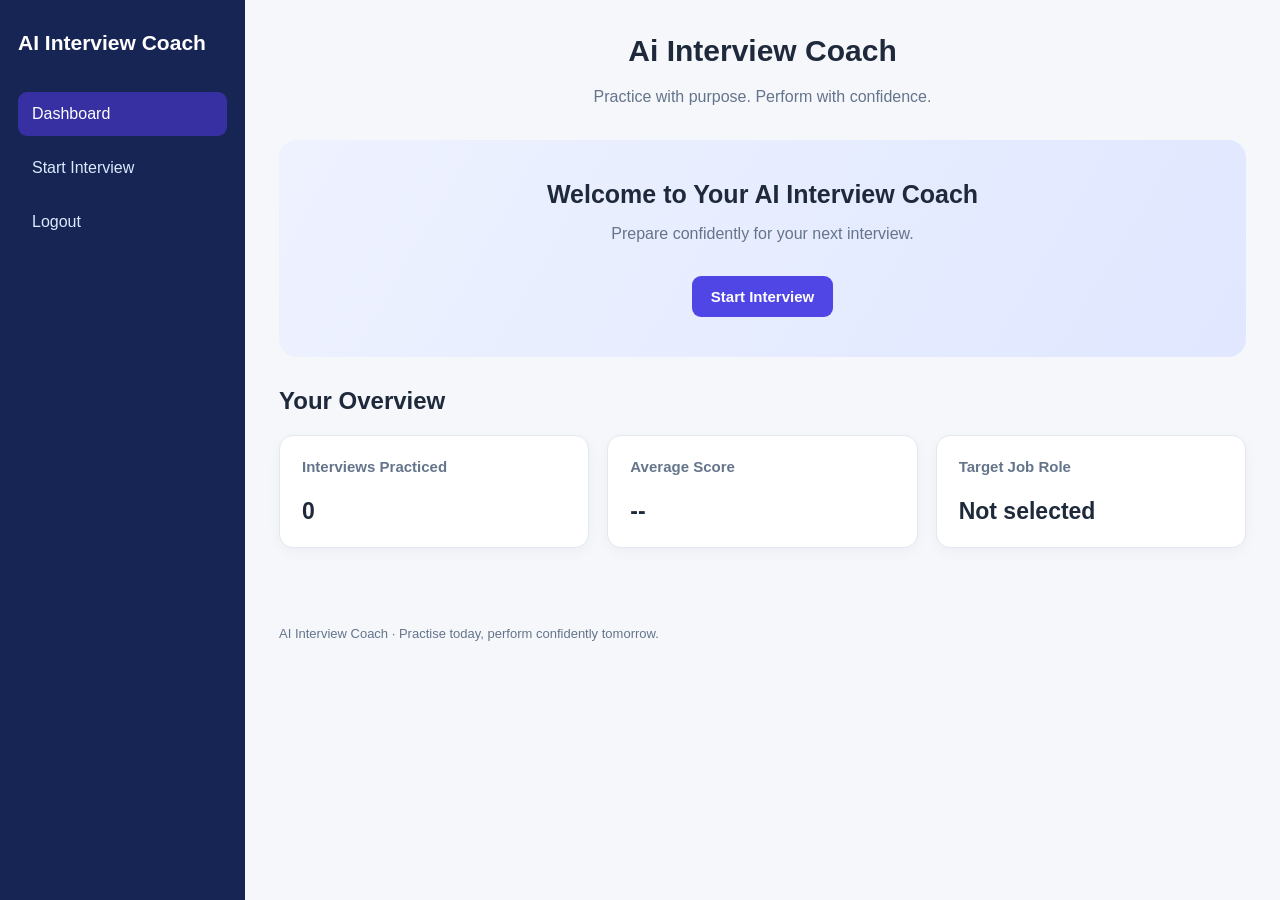
<file: Frontend/dashboard.html>
<!DOCTYPE html>
<html lang="en">
<head>
  <meta charset="UTF-8">
  <meta name="viewport" content="width=device-width, initial-scale=1.0">
  <title>AI Interview Coach - Dashboard</title>
  <link rel="stylesheet" href="style.css">
</head>
<body>
  <div class="dashboard-layout">
    <aside class="sidebar">
      <h2>AI Interview Coach</h2>
      <nav>
        <a href="dashboard.html" class="active">Dashboard</a>
        <a href="interview.html">Start Interview</a>
        <a href="login.html" id="logoutLink">Logout</a>
      </nav>
    </aside>

    <main class="dashboard-main">
      <header class="dashboard-header">
        <h1>Ai Interview Coach</h1>
        <p>Practice with purpose. Perform with confidence.</p>
      </header>

      <section class="welcome-banner">
        <h2>Welcome to Your AI Interview Coach</h2>
        <p>Prepare confidently for your next interview.</p>
        <button class="primary-btn" id="startInterviewBtn" type="button">
          Start Interview
        </button>
      </section>

      <section class="overview-section">
        <h2>Your Overview</h2>
        <div class="stats-grid">
          <div class="stat-card">
            <h3>Interviews Practiced</h3>
            <p>0</p>
          </div>
          <div class="stat-card">
            <h3>Average Score</h3>
            <p>--</p>
          </div>
          <div class="stat-card">
            <h3>Target Job Role</h3>
            <p id="overviewJobRole">Not selected</p>
          </div>
        </div>
      </section>

      <footer class="dashboard-footer">
        <p>AI Interview Coach · Practise today, perform confidently tomorrow.</p>
      </footer>
    </main>
  </div>

  <script src="dashboard.js"></script>
</body>
</html>
</file>
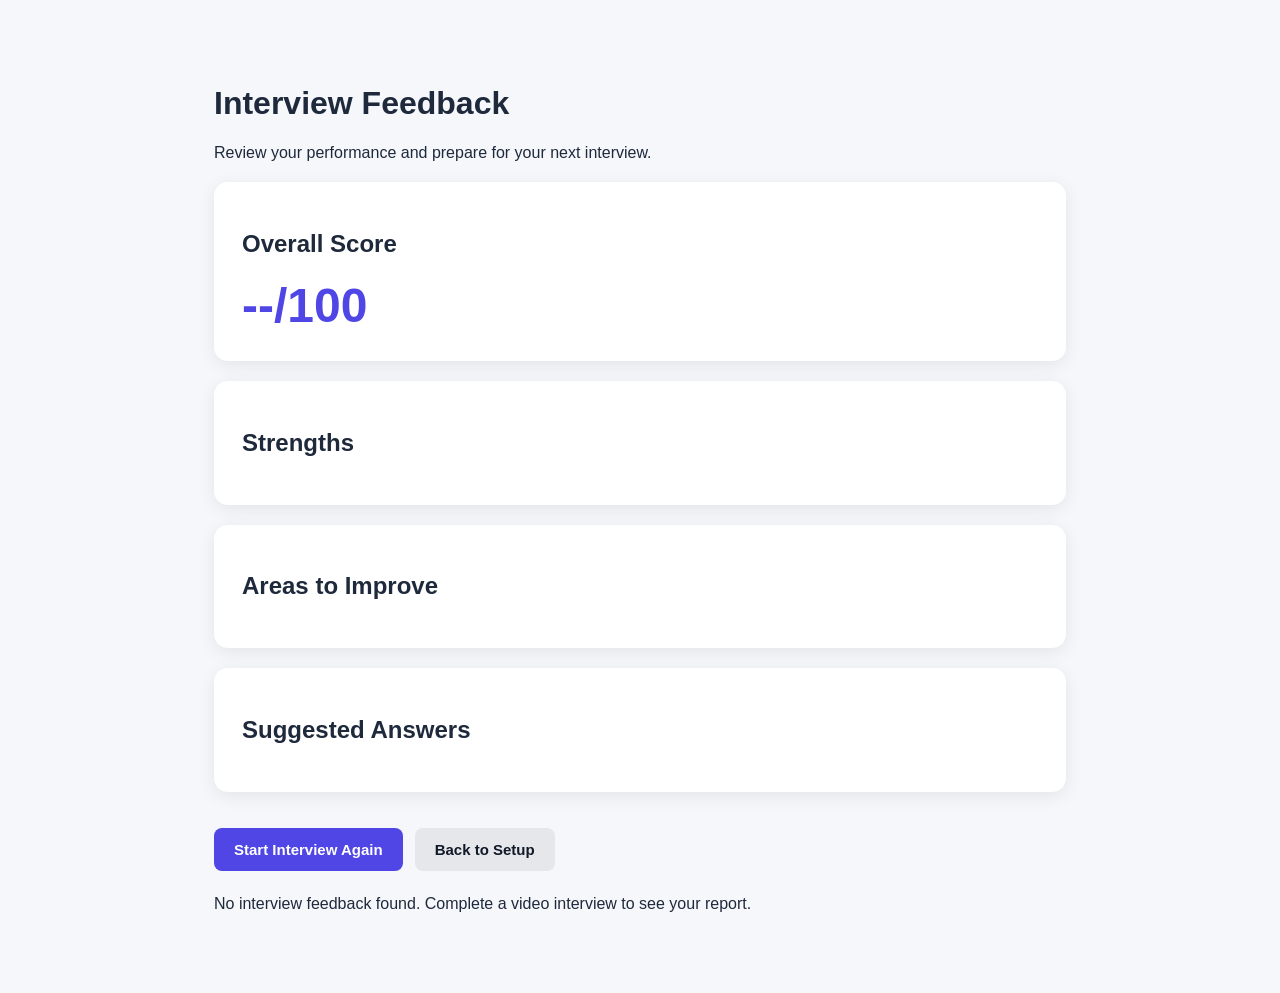
<file: Frontend/feedback.html>
<!DOCTYPE html>
<html lang="en">
<head>
  <meta charset="UTF-8">
  <meta name="viewport" content="width=device-width, initial-scale=1.0">
  <title>Interview Feedback | AI Interview Coach</title>
  <link rel="stylesheet" href="style.css">
  <style>
    .feedback-container {
      max-width: 900px;
      margin: 40px auto;
      padding: 24px;
    }

    .feedback-card {
      background: white;
      padding: 28px;
      margin: 20px 0;
      border-radius: 14px;
      box-shadow: 0 4px 18px rgba(0,0,0,.08);
    }

    .score {
      font-size: 48px;
      font-weight: 700;
      color: #4f46e5;
    }

    .feedback-card li {
      margin: 10px 0;
      line-height: 1.6;
    }

    .feedback-actions {
      display: flex;
      flex-wrap: wrap;
      gap: 12px;
      margin: 24px 0;
    }

    .feedback-actions button {
      padding: 13px 20px;
      border: 0;
      border-radius: 8px;
      cursor: pointer;
      font-weight: 600;
    }

    .primary-btn {
      background: #4f46e5;
      color: white;
    }

    .secondary-btn {
      background: #e5e7eb;
      color: #111827;
    }
  </style>
</head>
<body>
  <main class="feedback-container">
    <h1>Interview Feedback</h1>
    <p>Review your performance and prepare for your next interview.</p>

    <section class="feedback-card">
      <h2>Overall Score</h2>
      <div class="score" id="overallScore">--/100</div>
    </section>

    <section class="feedback-card">
      <h2>Strengths</h2>
      <ul id="strengths"></ul>
    </section>

    <section class="feedback-card">
      <h2>Areas to Improve</h2>
      <ul id="areasToImprove"></ul>
    </section>

    <section class="feedback-card">
      <h2>Suggested Answers</h2>
      <div id="improvedAnswers"></div>
    </section>

    <div class="feedback-actions">
      <button class="primary-btn" id="restartBtn">
        Start Interview Again
      </button>
      <button class="secondary-btn" id="setupBtn">
        Back to Setup
      </button>
    </div>

    <p id="feedbackMessage"></p>
  </main>

  <script src="feedback.js"></script>
</body>
</html>
</file>
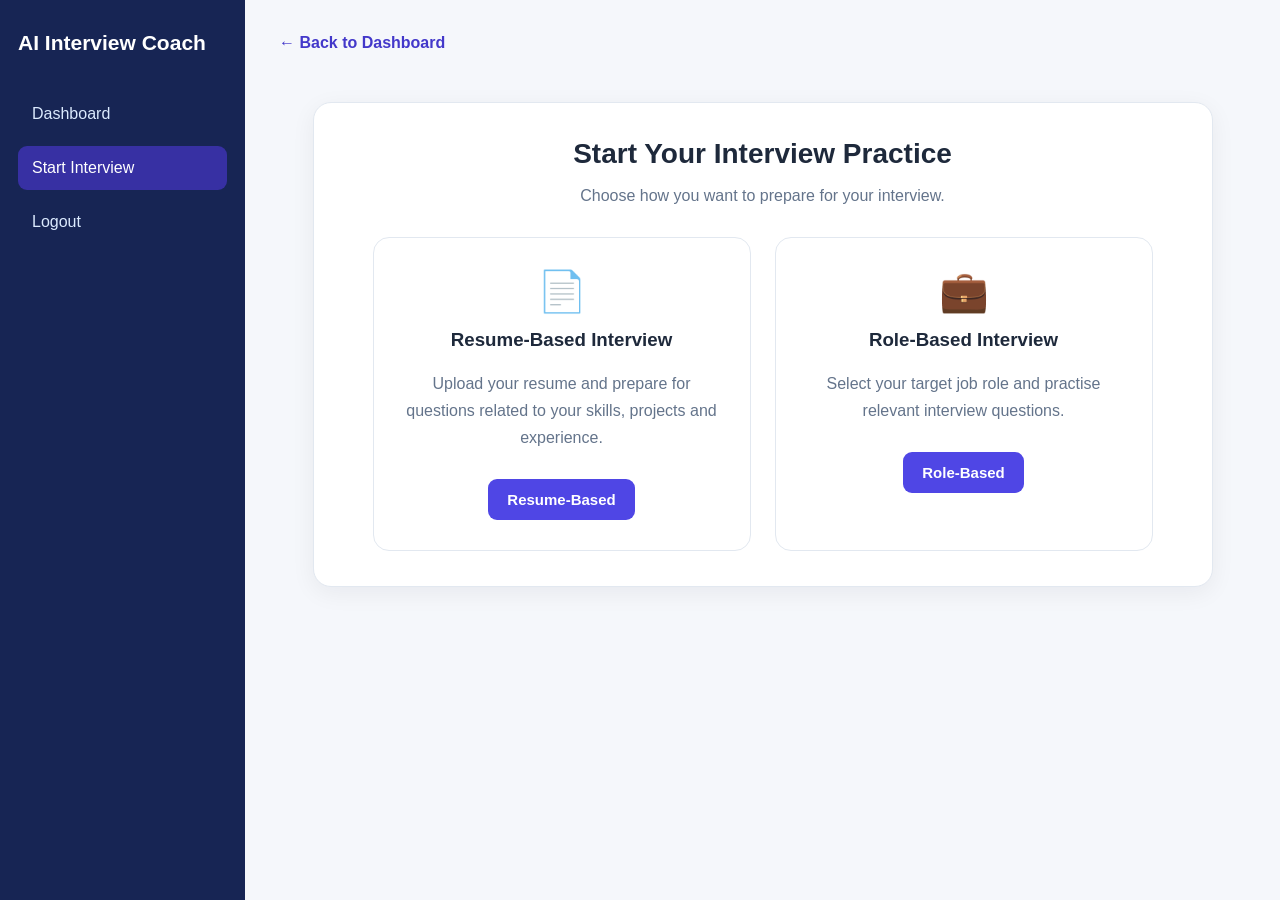
<file: Frontend/interview.html>
<!DOCTYPE html>
<html lang="en">
<head>
  <meta charset="UTF-8">
  <meta name="viewport" content="width=device-width, initial-scale=1.0">
  <title>Choose Interview Type</title>
  <link rel="stylesheet" href="style.css">
</head>
<body>
  <div class="dashboard-layout">
    <aside class="sidebar">
      <h2>AI Interview Coach</h2>
      <nav>
        <a href="dashboard.html">Dashboard</a>
        <a href="interview.html" class="active">Start Interview</a>
        <a href="login.html">Logout</a>
      </nav>
    </aside>

    <main class="dashboard-main">
      <a class="back-link" href="dashboard.html">← Back to Dashboard</a>

      <section class="page-card">
        <h1 class="page-title">Start Your Interview Practice</h1>
        <p class="page-description">
          Choose how you want to prepare for your interview.
        </p>

        <div class="choice-grid">
          <article class="choice-card">
            <div class="choice-icon">📄</div>
            <h3>Resume-Based Interview</h3>
            <p>
              Upload your resume and prepare for questions related to your
              skills, projects and experience.
            </p>
            <button class="primary-btn" id="resumeBasedBtn" type="button">
              Resume-Based
            </button>
          </article>

          <article class="choice-card">
            <div class="choice-icon">💼</div>
            <h3>Role-Based Interview</h3>
            <p>
              Select your target job role and practise relevant interview
              questions.
            </p>
            <button class="primary-btn" id="roleBasedBtn" type="button">
              Role-Based
            </button>
          </article>
        </div>
      </section>
    </main>
  </div>

  <script src="interview.js"></script>
</body>
</html>
</file>
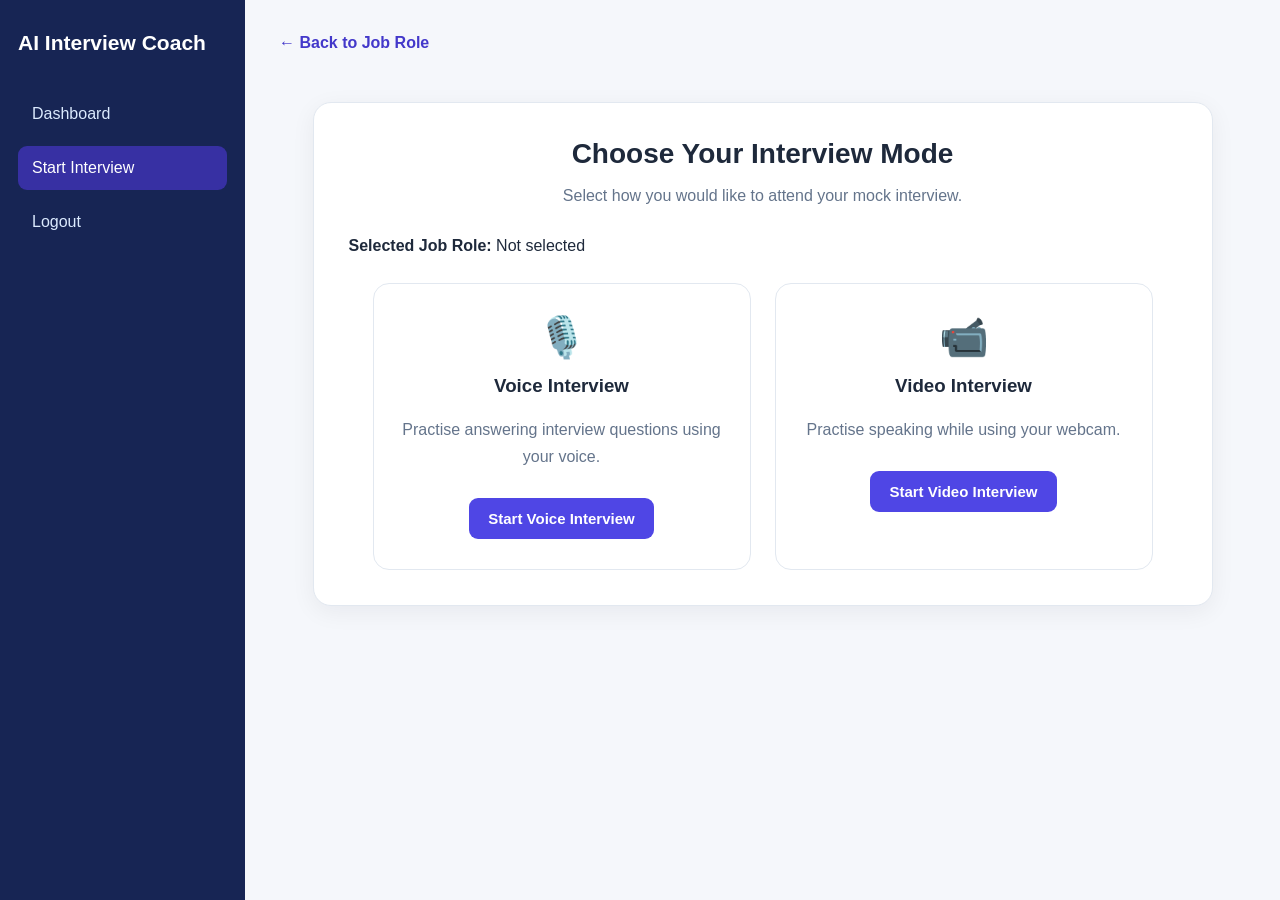
<file: Frontend/mode.html>
<!DOCTYPE html>
<html lang="en">
<head>
  <meta charset="UTF-8">
  <meta name="viewport" content="width=device-width, initial-scale=1.0">
  <title>Choose Your Interview Mode</title>
  <link rel="stylesheet" href="style.css">
</head>
<body>
  <div class="dashboard-layout">
    <aside class="sidebar">
      <h2>AI Interview Coach</h2>
      <nav>
        <a href="dashboard.html">Dashboard</a>
        <a href="interview.html" class="active">Start Interview</a>
        <a href="login.html">Logout</a>
      </nav>
    </aside>

    <main class="dashboard-main">
      <a class="back-link" id="backToRole" href="role.html">
        ← Back to Job Role
      </a>

      <section class="page-card">
        <h1 class="page-title">Choose Your Interview Mode</h1>
        <p class="page-description">
          Select how you would like to attend your mock interview.
        </p>

        <p>
          <strong>Selected Job Role:</strong>
          <span id="selectedRole">Loading...</span>
        </p>

        <div class="choice-grid">
          <article class="choice-card">
            <div class="choice-icon">🎙️</div>
            <h3>Voice Interview</h3>
            <p>Practise answering interview questions using your voice.</p>
            <button
              type="button"
              class="primary-btn mode-btn"
              data-mode="Voice"
            >
              Start Voice Interview
            </button>
          </article>

          <article class="choice-card">
            <div class="choice-icon">📹</div>
            <h3>Video Interview</h3>
            <p>Practise speaking while using your webcam.</p>
            <button
              type="button"
              class="primary-btn mode-btn"
              data-mode="Video"
            >
              Start Video Interview
            </button>
          </article>
        </div>
      </section>
    </main>
  </div>

  <script src="mode.js"></script>
</body>
</html>
</file>
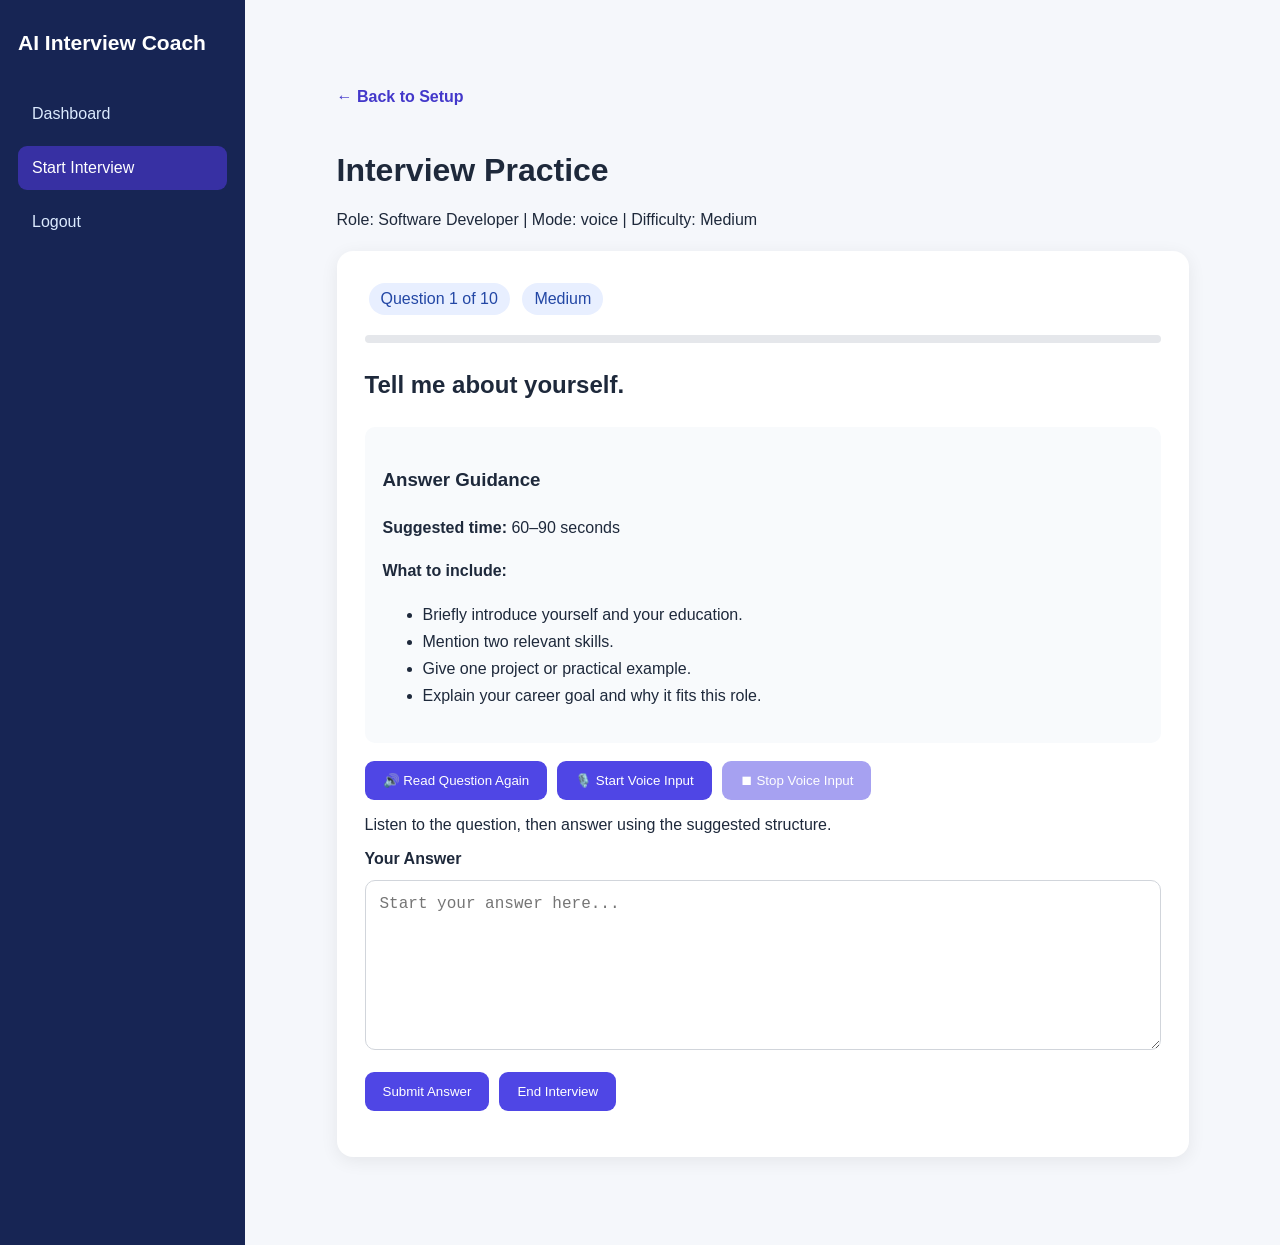
<file: Frontend/questions.html>
<!DOCTYPE html>
<html lang="en">
<head>
  <meta charset="UTF-8">
  <meta name="viewport" content="width=device-width, initial-scale=1.0">
  <title>Interview Questions | AI Interview Coach</title>
  <link rel="stylesheet" href="style.css">
  <style>
    .question-page { max-width: 900px; margin: 30px auto; padding: 24px; }
    .question-card { background: white; padding: 28px; border-radius: 16px; box-shadow: 0 4px 18px rgba(0,0,0,.07); margin-top: 22px; }
    .tag { display: inline-block; padding: 7px 12px; border-radius: 20px; background: #e8efff; color: #2347a5; margin: 4px; }
    #questionText { font-size: 24px; line-height: 1.5; margin: 24px 0; }
    .answer-box { box-sizing: border-box; width: 100%; min-height: 170px; padding: 14px; border: 1px solid #d1d5db; border-radius: 10px; font-size: 16px; margin-top: 12px; }
    .controls { display: flex; flex-wrap: wrap; gap: 10px; margin-top: 18px; }
    .controls button { border: 0; padding: 12px 18px; border-radius: 9px; cursor: pointer; background: #4f46e5; color: white; }
    .controls button:disabled { opacity: .5; cursor: not-allowed; }
    .guidance, .feedback, .report { background: #f8fafc; padding: 18px; border-radius: 10px; margin-top: 20px; line-height: 1.7; }
    .feedback { background: #f0fdf4; border-left: 4px solid #16a34a; }
    .feedback h4 { margin-bottom: 6px; }
    .feedback p { overflow-wrap: anywhere; }
    .sample-answer { background: #fff; border: 1px solid #d1d5db; border-radius: 8px; padding: 12px; }
    .recording-timer { display: inline-flex; align-items: center; gap: 8px; margin-top: 14px; padding: 10px 14px; border-radius: 10px; background: #fff1f2; color: #be123c; font-weight: 600; }
    .recording-dot { width: 9px; height: 9px; border-radius: 50%; background: #e11d48; display: inline-block; animation: recordingPulse 1s infinite; }
    @keyframes recordingPulse { 50% { opacity: .35; } }
    .score { font-size: 36px; font-weight: bold; color: #4f46e5; }
    .progress { height: 8px; background: #e5e7eb; border-radius: 10px; overflow: hidden; margin-top: 16px; }
    #progressFill { height: 100%; width: 0; background: #4f46e5; }
    [hidden] { display: none !important; }
    @media (max-width: 650px) {
      .question-page { padding: 12px; }
      .question-card { padding: 18px; }
      #questionText { font-size: 20px; }
    }
  </style>
</head>
<body>
  <div class="dashboard-layout">
    <aside class="sidebar">
      <h2>AI Interview Coach</h2>
      <nav>
        <a href="dashboard.html">Dashboard</a>
        <a href="interview.html" class="active">Start Interview</a>
        <a href="login.html">Logout</a>
      </nav>
    </aside>
    <main class="dashboard-main">
      <div class="question-page">
        <a href="session.html" class="back-link">← Back to Setup</a>
        <h1>Interview Practice</h1>
        <p id="roleInfo"></p>
        <section class="question-card" id="interviewCard" hidden>
          <span class="tag" id="questionNumber"></span>
          <span class="tag" id="difficultyLabel"></span>
          <div class="progress"><div id="progressFill"></div></div>
          <!-- Video Interview Camera Preview -->
<div id="videoInterviewSection"
     style="display: none; margin-bottom: 20px;">

    <h3>📹 Video Interview</h3>

    <video id="cameraPreview"
           autoplay
           muted
           playsinline
           style="width: 100%; max-width: 480px;
                  background: #222; border-radius: 12px;">
    </video>

    <p id="cameraStatus">Camera not started</p>

    <button type="button" id="startCameraButton">
        Start Camera
    </button>

    <button type="button" id="stopCameraButton">
        Stop Camera
    </button>
      </div>
          <h2 id="questionText"></h2>
          <div class="guidance">
            <h3>Answer Guidance</h3>
            <p><strong>Suggested time:</strong> <span id="answerTime"></span></p>
            <p><strong>What to include:</strong></p>
            <ul id="guidanceList"></ul>
          </div>
          <div class="controls">
            <button id="readAgainButton" type="button">🔊 Read Question Again</button>
            <button id="recordButton" type="button">🎙️ Start Voice Input</button>
            <button id="stopButton" type="button" disabled>⏹ Stop Voice Input</button>
          </div>
          <p id="recordingTimer" class="recording-timer" hidden aria-live="polite">
            <span class="recording-dot" aria-hidden="true"></span>
            Recording time: <strong id="elapsedTime">00:00</strong>
          </p>
          <p id="status" aria-live="polite">Type your answer or use voice input if supported.</p>
          <label for="answerText"><strong>Your Answer</strong></label>
          <textarea id="answerText" class="answer-box" placeholder="Start your answer here..."></textarea>
          <div class="controls">
            <button id="submitButton" type="button">Submit Answer</button>
            <button id="endButton" type="button">End Interview</button>
          </div>
          <div id="feedbackBox" class="feedback" hidden aria-live="polite">
            <h3>Feedback</h3>
            <p><strong>Practice score:</strong> <span id="answerScore"></span>/100</p>
            <p><strong>Strengths:</strong> <span id="strengthText"></span></p>
            <p><strong>Areas to improve:</strong> <span id="improvementText"></span></p>
            <p><strong>Missing concepts:</strong> <span id="missingConceptsText">—</span></p>
            <h4>Suggested improved answer</h4>
            <p id="sampleAnswerText" class="sample-answer">Submit your answer to receive an AI suggestion.</p>
          </div>
          <div class="controls">
            <button id="nextButton" type="button" hidden>Next Question →</button>
          </div>
        </section>
        <section class="question-card report" id="reportCard" hidden>
          <h2>Your Interview Report</h2>
          <p>Overall practice score</p>
          <div class="score"><span id="finalScore">0</span>/100</div>
          <p id="reportSummary"></p>
          <h3>Strengths</h3>
          <ul id="reportStrengths"></ul>
          <h3>Areas to Improve</h3>
          <ul id="reportImprovements"></ul>
          <button id="restartButton" type="button">Practice Again</button>
        </section>
      </div>
    </main>
  </div>
  <script>
    const params = new URLSearchParams(location.search);
    const role = params.get("role") || "Software Developer";
    const mode = params.get("mode") || "voice";
    const isVideoMode = mode.toLowerCase() === "video";
    const difficulty = params.get("difficulty") || "Medium";
    document.getElementById("roleInfo").textContent =
      `Role: ${role} | Mode: ${mode} | Difficulty: ${difficulty}`;

    const roleTopics = {
      "AI/ML Engineer": [
        "supervised learning", "unsupervised learning", "deep learning",
        "neural networks", "feature engineering", "data preprocessing",
        "model evaluation", "overfitting", "underfitting", "classification",
        "regression", "clustering", "natural language processing",
        "computer vision", "model deployment", "data drift", "model monitoring",
        "class imbalance", "explainable AI", "MLOps"
      ],
      "Data Scientist": [
        "data cleaning", "exploratory data analysis", "hypothesis testing",
        "statistical significance", "feature selection", "regression",
        "classification", "clustering", "outlier detection", "missing values",
        "data visualization", "A/B testing", "time-series analysis",
        "data leakage", "model validation", "precision and recall",
        "business metrics", "data storytelling", "experimental design",
        "reproducible pipelines"
      ],
      "Data Analyst": [
        "SQL joins", "SQL aggregation", "Excel functions", "data cleaning",
        "duplicate records", "missing values", "dashboard design", "KPI selection",
        "data visualization", "business reporting", "sales analysis",
        "customer segmentation", "trend analysis", "outlier detection",
        "data validation", "pivot tables", "query optimization", "report automation",
        "stakeholder communication", "business decision-making"
      ],
      "Software Developer": [
        "object-oriented programming", "data structures", "algorithms",
        "time complexity", "database design", "REST APIs", "unit testing",
        "integration testing", "debugging", "Git version control",
        "exception handling", "authentication", "application security",
        "design patterns", "memory management", "concurrency", "code review",
        "system design", "performance optimization", "deployment"
      ],
      "Web Developer": [
        "HTML semantics", "CSS Flexbox", "CSS Grid", "JavaScript events",
        "DOM manipulation", "responsive design", "form validation", "REST APIs",
        "HTTP status codes", "browser rendering", "web accessibility",
        "web performance", "authentication", "cross-site scripting",
        "content security", "frontend state management", "backend integration",
        "database connectivity", "testing web applications", "deployment"
      ],
      "Python Developer": [
        "Python data types", "lists and tuples", "dictionaries and sets",
        "functions", "classes and objects", "exception handling", "file handling",
        "list comprehensions", "generators", "decorators", "iterators",
        "virtual environments", "package management", "unit testing", "logging",
        "REST APIs", "database connections", "concurrency",
        "performance profiling", "Python application deployment"
      ],
      "Cybersecurity Analyst": [
        "phishing detection", "malware analysis", "network monitoring",
        "intrusion detection", "firewalls", "multi-factor authentication",
        "least privilege", "vulnerability assessment", "incident response",
        "security logs", "suspicious traffic", "identity management", "encryption",
        "password security", "social engineering", "security alerts",
        "false positives", "risk assessment", "digital forensics", "security awareness"
      ]
    };
        const templates = [
      topic => `Define ${topic} and explain its main purpose.`,
      topic => `Explain how ${topic} works, step by step.`,
      topic => `Give a practical example of ${topic} in a real project.`,
      topic => `What are the advantages and limitations of ${topic}?`,
      topic => `What common mistakes occur when working with ${topic}, and how would you avoid them?`,
      topic => `How would you apply ${topic} to solve a real-world problem?`,
      topic => `How would you test, evaluate, or improve a solution involving ${topic}?`
    ];

    const generalQuestions = [
      "Tell me about yourself.",
      "Describe a project you completed and your contribution.",
      "What technical skill are you currently improving?",
      "Describe a difficult problem you solved.",
      "How do you handle feedback from a teammate?",
      "How do you prioritize tasks when facing a deadline?",
      "Describe a mistake you made and what you learned.",
      "Why are you interested in this job role?",
      "How do you explain a technical idea to a beginner?",
      "What would you like to achieve in your first year in this role?"
    ];

    function createQuestionBank()  {
      const topics = roleTopics[role] || roleTopics["Software Developer"];
      const generated = [];
      for (const topic of topics) {
        for (const template of templates) {
          generated.push(template(topic));
        }
      }
      return [...generalQuestions, ...generated];
    }

    function shuffle(items) {
      const copy = [...items];
      for (let i = copy.length - 1; i > 0; i--) {
        const j = Math.floor(Math.random() * (i + 1));
        [copy[i], copy[j]] = [copy[j], copy[i]];
      }
      return copy;
    }

    const questionBank = createQuestionBank();
    const sessionQuestions = [
      "Tell me about yourself.",
      ...shuffle(questionBank.filter(q => q !== "Tell me about yourself.")).slice(0, 9)
    ];

    let index = 0;
    let answers = [];
    let recognition = null;
    let isListening = false;
    let currentQuestionSubmitted = false;
    let recordingStartTime = null;
    let recordingTimerInterval = null;
    let finalTranscript = "";

    const $ = id => document.getElementById(id);

    function formatElapsedTime(totalSeconds) {
      const minutes = Math.floor(totalSeconds / 60);
      const seconds = totalSeconds % 60;
      return String(minutes).padStart(2, "0") + ":" +
             String(seconds).padStart(2, "0");
    }

    function updateRecordingTimer() {
      if (!recordingStartTime) return;
      const elapsedSeconds = Math.floor((Date.now() - recordingStartTime) / 1000);
      $("elapsedTime").textContent = formatElapsedTime(elapsedSeconds);
    }

    function startRecordingTimer() {
      stopRecordingTimer();
      recordingStartTime = Date.now();
      $("elapsedTime").textContent = "00:00";
      $("recordingTimer").hidden = false;
      updateRecordingTimer();
      recordingTimerInterval = setInterval(updateRecordingTimer, 1000);
    }

    function stopRecordingTimer() {
      if (recordingTimerInterval) {
        clearInterval(recordingTimerInterval);
        recordingTimerInterval = null;
      }
      if (recordingStartTime) updateRecordingTimer();
      recordingStartTime = null;
    }

    function speak(text) {
      if (!("speechSynthesis" in window)) return;
      window.speechSynthesis.cancel();
      const utterance = new SpeechSynthesisUtterance(text);
      utterance.lang = "en-IN";
      window.speechSynthesis.speak(utterance);
    }

    function getGuidance(question) {
      const text = question.toLowerCase();

      if (text.includes("tell me about yourself")) {
        return {
          time: "60–90 seconds",
          points: [
            "Briefly introduce yourself and your education.",
            "Mention two relevant skills.",
            "Give one project or practical example.",
            "Explain your career goal and why it fits this role."
          ]
        };
      }

      if (text.includes("define")) {
        return {
          time: "45–60 seconds",
          points: [
            "Start with a clear definition.",
            "Explain the main purpose and how it works.",
            "Give a simple real-world example.",
            "Mention one advantage or limitation."
          ]
        };
      }

      if (text.includes("example") || text.includes("project")) {
        return {
          time: "60–120 seconds",
          points: [
            "Explain the situation or problem.",
            "Describe the tools, concepts, or approach you used.",
            "Explain your personal contribution.",
            "Share the result and what you learned."
          ]
        };
      }

      if (text.includes("advantages") || text.includes("limitations")) {
        return {
          time: "60–90 seconds",
          points: [
            "Briefly explain the concept.",
            "Give two advantages.",
            "Explain one limitation or trade-off.",
            "Include an example and say when you would use it."
          ]
        };
      }

      return {
        time: "60–90 seconds",
        points: [
          "Start by defining the main concept.",
          "Explain the steps or reasoning clearly.",
          "Include a practical example.",
          "Mention challenges, limitations, or alternatives.",
          "Finish with the outcome or key takeaway."
        ]
      };
    }

    function displayQuestion() {
      currentQuestionSubmitted = false;
      stopRecordingTimer();
      $("recordingTimer").hidden = true;

      const question = sessionQuestions[index];
      const guidance = getGuidance(question);

      $("questionNumber").textContent =
        `Question ${index + 1} of ${sessionQuestions.length}`;
      $("difficultyLabel").textContent = difficulty;
      $("questionText").textContent = question;
      $("answerTime").textContent = guidance.time;

      $("guidanceList").replaceChildren();
      guidance.points.forEach(point => {
        const li = document.createElement("li");
        li.textContent = point;
        $("guidanceList").appendChild(li);
      });

      $("answerText").value = "";
      $("feedbackBox").hidden = true;
      $("nextButton").hidden = true;
      $("submitButton").disabled = false;
      $("recordButton").disabled = false;
      $("stopButton").disabled = true;

      $("progressFill").style.width =
        `${(index / sessionQuestions.length) * 100}%`;

      $("status").textContent =
        "Listen to the question, then answer using the suggested structure.";

      // Read only the question when it appears.
      speak(question);
    }
        // Send each answer to the FastAPI + Gemini backend for AI evaluation.
        async function evaluateWithAI
        (answer, question) { const response = await fetch( "https://ai-interview-coach-api-cln1.onrender.com/api/evaluate", {
        method: "POST",
        headers: { "Content-Type": "application/json" },
        body: JSON.stringify({
          question,
          answer,
          role,
          difficulty
        })
      });

      if (!response.ok) {
        let detail = "The evaluation service returned an error.";
        try {
          const errorData = await response.json();
          if (errorData.detail) detail = errorData.detail;
        } catch (_) {}
        throw new Error(detail);
      }

      return response.json();
    }

    function asFeedbackText(value) {
      if (Array.isArray(value)) return value.length ? value.join("; ") : "None listed.";
      return value || "No feedback provided.";
    }

    $("submitButton").addEventListener("click", async () => {
      if (currentQuestionSubmitted) return;

      const answer = $("answerText").value.trim();
      if (!answer) {
        $("status").textContent = "Please enter or record an answer first.";
        return;
      }

      if (isListening && recognition) recognition.stop();

      $("submitButton").disabled = true;
      $("status").textContent = "AI is evaluating your answer. Please wait...";

      try {
        const result = await evaluateWithAI(answer, sessionQuestions[index]);
        const strengths = asFeedbackText(result.strengths);
        const improvements = asFeedbackText(result.improvements);
        const missingConcepts = asFeedbackText(result.missing_concepts);
        const sampleAnswer = result.sample_improved_answer || "No sample answer provided.";

        answers.push({
          question: sessionQuestions[index],
          answer,
          score: Number(result.score) || 0,
          strengths,
          improvements,
          missingConcepts,
          sampleImprovedAnswer: sampleAnswer,
          relevance: result.relevance || ""
        });

        $("answerScore").textContent = result.score ?? 0;
        $("strengthText").textContent = strengths;
        $("improvementText").textContent = improvements;
        $("missingConceptsText").textContent = missingConcepts;
        $("sampleAnswerText").textContent = sampleAnswer;
        $("feedbackBox").hidden = false;
        currentQuestionSubmitted = true;
        $("status").textContent = "AI evaluation complete. Review your feedback before continuing.";

        $("nextButton").textContent =
          index === sessionQuestions.length - 1 ? "View Final Report" : "Next Question →";
        $("nextButton").hidden = false;
        $("progressFill").style.width = `${((index + 1) / sessionQuestions.length) * 100}%`;

        speak("Strengths. " + strengths + " Areas to improve. " + improvements);
      } catch (error) {
        console.error("AI evaluation failed:", error);
        $("status").textContent =
          "Could not evaluate the answer. Check that the backend is running at http://127.0.0.1:8000 and try again. Details: " + error.message;
        $("submitButton").disabled = false;
      }
    });

    $("readAgainButton").addEventListener("click", () => {
      speak($("questionText").textContent);
    });

    $("recordButton").addEventListener("click", () => {
      const SpeechRecognition =
        window.SpeechRecognition || window.webkitSpeechRecognition;

      if (!SpeechRecognition) {
        $("status").textContent =
          "Voice input is not supported here. Please type your answer.";
        return;
      }

      if (isListening) return;

      recognition = new SpeechRecognition();
      recognition.lang = "en-IN";
      recognition.continuous = true;
      recognition.interimResults = true;
      finalTranscript = $("answerText").value.trim();

      recognition.onstart = () => {
        isListening = true;
        $("recordButton").disabled = true;
        $("stopButton").disabled = false;
        $("status").textContent = "Listening... Speak clearly.";
        startRecordingTimer();
      };

      recognition.onresult = event => {
        let interimTranscript = "";

        for (let i = event.resultIndex; i < event.results.length; i++) {
          const transcript = event.results[i][0].transcript.trim();

          if (event.results[i].isFinal) {
            finalTranscript += (finalTranscript ? " " : "") + transcript;
          } else {
            interimTranscript += transcript;
          }
        }

        $("answerText").value =
          (finalTranscript + (interimTranscript ? " " + interimTranscript : "")).trim();
      };

      recognition.onerror = event => {
        $("status").textContent =
          `Voice input error: ${event.error}. You can type your answer.`;
      };

      recognition.onend = () => {
        isListening = false;
        $("recordButton").disabled = false;
        $("stopButton").disabled = true;
        stopRecordingTimer();
        $("status").textContent =
          "Voice input stopped. Review your answer before submitting.";
        finalTranscript = $("answerText").value.trim();
      };

      try {
        recognition.start();
      } catch (error) {
        $("status").textContent =
          "Could not start voice input. Please try again or type your answer.";
      }
    });

    $("stopButton").addEventListener("click", () => {
      if (recognition && isListening) {
        recognition.stop();
      } else {
        stopRecordingTimer();
      }
    });
        $("nextButton").addEventListener("click", () => {
      if (index < sessionQuestions.length - 1) {
        index++;
        displayQuestion();
      } else {
        finishInterview();
      }
    });

    $("endButton").addEventListener("click", () => {
      if (isListening && recognition) recognition.stop();

      if (answers.length === 0) {
        $("status").textContent =
          "Submit at least one answer before viewing your report.";
        return;
      }

      finishInterview();
    });

    function addListItems(listId, values) {
      $(listId).replaceChildren();

      [...new Set(values)].slice(0, 8).forEach(value => {
        const li = document.createElement("li");
        li.textContent = value;
        $(listId).appendChild(li);
      });
    }

    function finishInterview() {
      if (isListening && recognition) recognition.stop();
      stopRecordingTimer();

      if ("speechSynthesis" in window) {
        speechSynthesis.cancel();
      }

      const average = answers.length
        ? Math.round(
            answers.reduce((sum, item) => sum + item.score, 0) / answers.length
          )
        : 0;

      $("finalScore").textContent = average;

      $("reportSummary").textContent =
        `You answered ${answers.length} question(s) for ${role} at ${difficulty} difficulty. ` +
        "Scores and feedback are generated by the connected AI evaluation service. Use the suggestions to improve your next answer.";

      addListItems("reportStrengths", answers.map(a => a.strengths));
      addListItems("reportImprovements", answers.map(a => a.improvements));

      const report = {
        role,
        mode,
        difficulty,
        score: average,
        answers,
        date: new Date().toISOString()
      };

      try {
        localStorage.setItem("latestInterviewReport", JSON.stringify(report));
      } catch (error) {
        console.warn("Could not save report locally.", error);
      }

      $("interviewCard").hidden = true;
      $("reportCard").hidden = false;
      $("reportCard").scrollIntoView({ behavior: "smooth" });
    }

    $("restartButton").addEventListener("click", () => {
      location.href =
        `session.html?role=${encodeURIComponent(role)}&mode=${encodeURIComponent(mode)}`;
    });

    // Start the question page automatically.
    $("interviewCard").hidden = false;
    displayQuestion();
  </script>
</body>
</html>
</file>
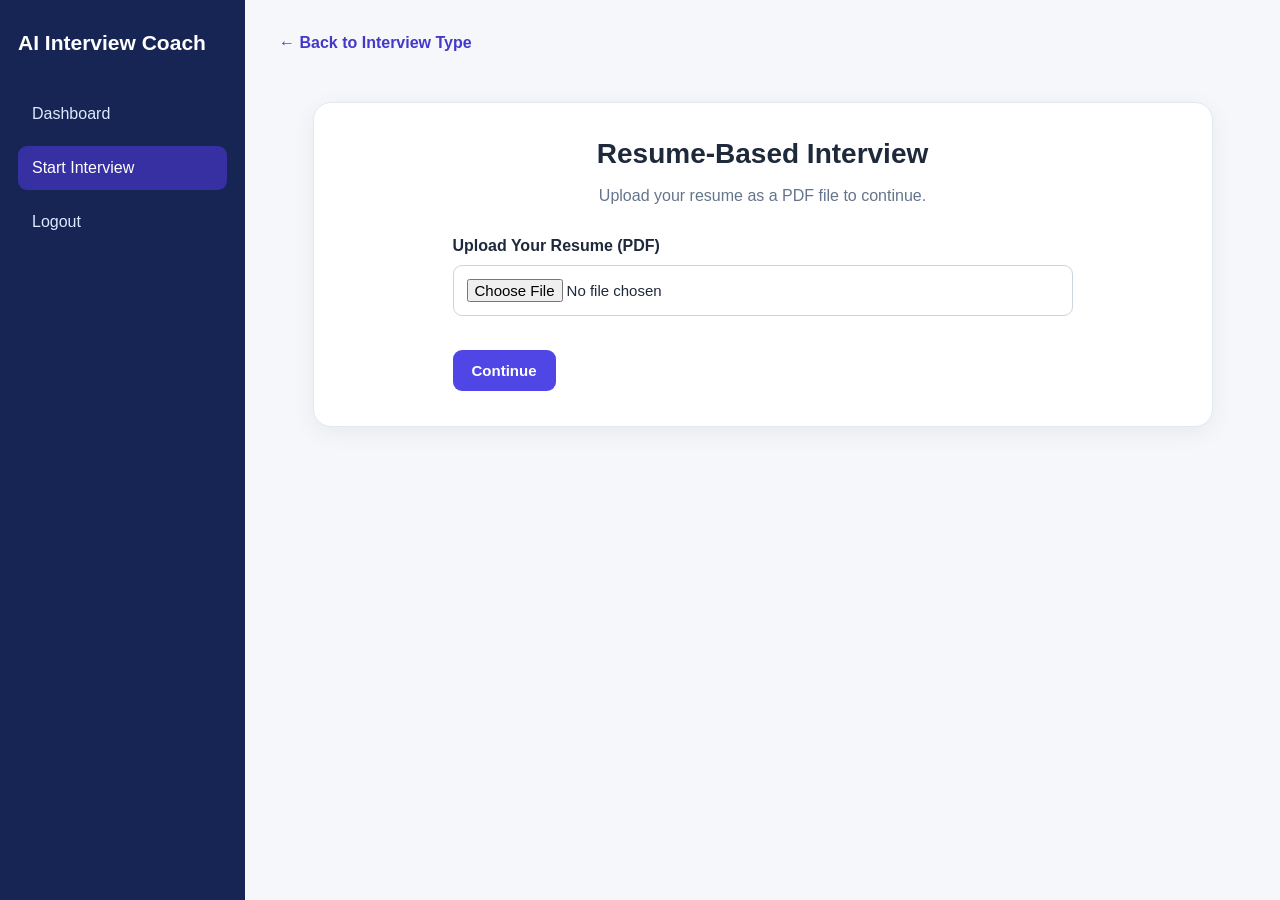
<file: Frontend/resume.html>
<!DOCTYPE html>
<html lang="en">
<head>
  <meta charset="UTF-8">
  <meta name="viewport" content="width=device-width, initial-scale=1.0">
  <title>Upload Resume</title>
  <link rel="stylesheet" href="style.css">
</head>
<body>
  <div class="dashboard-layout">
    <aside class="sidebar">
      <h2>AI Interview Coach</h2>
      <nav>
        <a href="dashboard.html">Dashboard</a>
        <a href="interview.html" class="active">Start Interview</a>
        <a href="login.html">Logout</a>
      </nav>
    </aside>

    <main class="dashboard-main">
      <a class="back-link" href="interview.html">← Back to Interview Type</a>

      <section class="page-card">
        <h1 class="page-title">Resume-Based Interview</h1>
        <p class="page-description">
          Upload your resume as a PDF file to continue.
        </p>

        <form id="resumeForm">
          <div class="form-group">
            <label for="resumeFile">Upload Your Resume (PDF)</label>
            <input
              type="file"
              id="resumeFile"
              name="resumeFile"
              accept=".pdf,application/pdf"
              required
            >
          </div>

          <p id="resumeMessage" class="form-message" aria-live="polite"></p>

          <button type="submit" class="primary-btn">Continue</button>
        </form>
      </section>
    </main>
  </div>

  <script src="resume.js"></script>
</body>
</html>
</file>
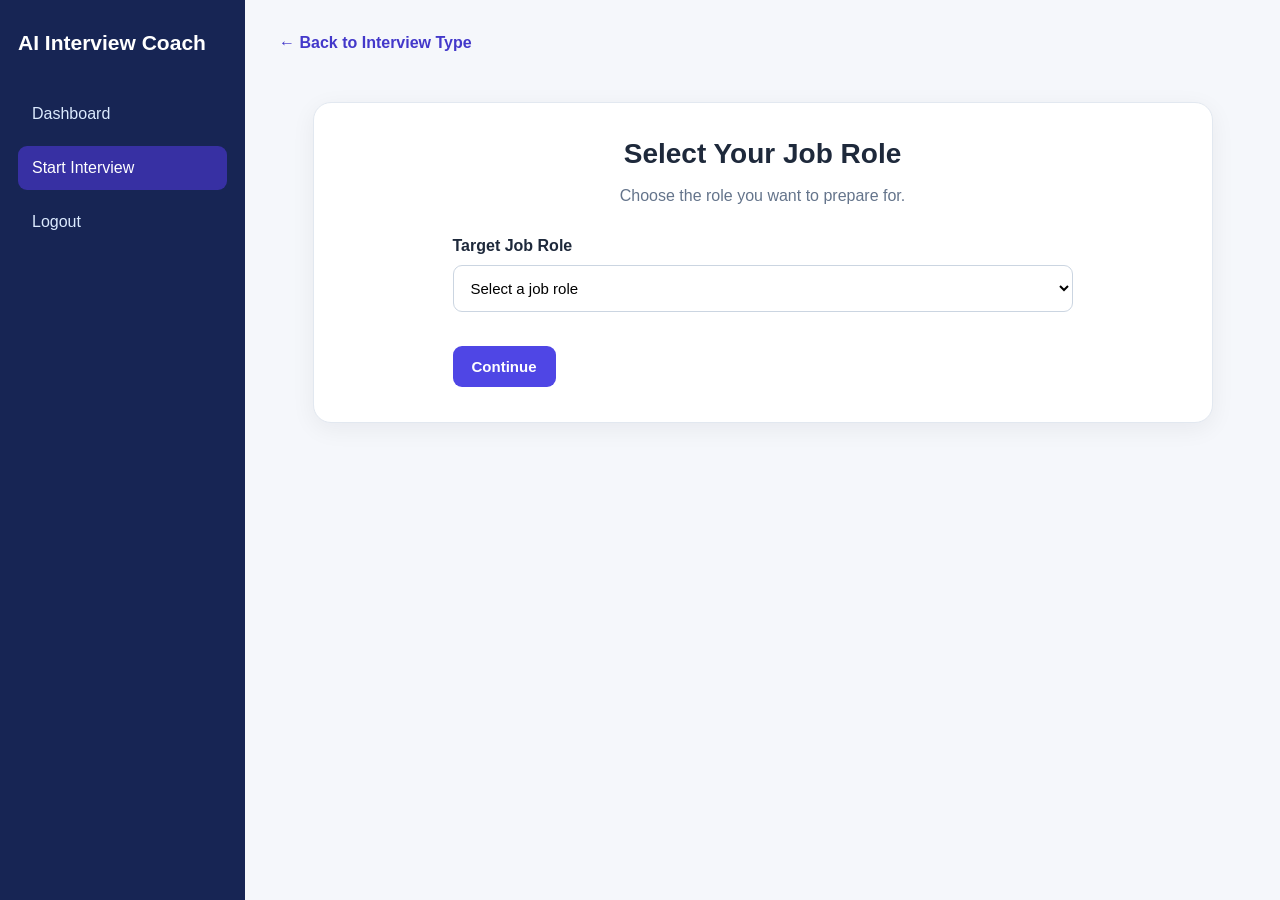
<file: Frontend/role.html>
<!DOCTYPE html>
<html lang="en">
<head>
  <meta charset="UTF-8">
  <meta name="viewport" content="width=device-width, initial-scale=1.0">
  <title>Select Job Role</title>
  <link rel="stylesheet" href="style.css">
</head>
<body>
  <div class="dashboard-layout">
    <aside class="sidebar">
      <h2>AI Interview Coach</h2>
      <nav>
        <a href="dashboard.html">Dashboard</a>
        <a href="interview.html" class="active">Start Interview</a>
        <a href="login.html">Logout</a>
      </nav>
    </aside>

    <main class="dashboard-main">
      <a class="back-link" href="interview.html">← Back to Interview Type</a>

      <section class="page-card">
        <h1 class="page-title">Select Your Job Role</h1>
        <p class="page-description">
          Choose the role you want to prepare for.
        </p>

        <form id="roleForm">
          <div class="form-group">
            <label for="jobRole">Target Job Role</label>
            <select id="jobRole" required>
              <option value="">Select a job role</option>
              <option value="AI/ML Engineer">AI/ML Engineer</option>
              <option value="Data Scientist">Data Scientist</option>
              <option value="Data Analyst">Data Analyst</option>
              <option value="Software Developer">Software Developer</option>
              <option value="Web Developer">Web Developer</option>
              <option value="Python Developer">Python Developer</option>
              <option value="Cybersecurity Analyst">Cybersecurity Analyst</option>
              <option value="Other">Other</option>
            </select>
          </div>

          <p id="roleMessage" class="form-message" aria-live="polite"></p>

          <button type="submit" class="primary-btn">Continue</button>
        </form>
      </section>
    </main>
  </div>

  <script src="role.js"></script>
</body>
</html>
</file>
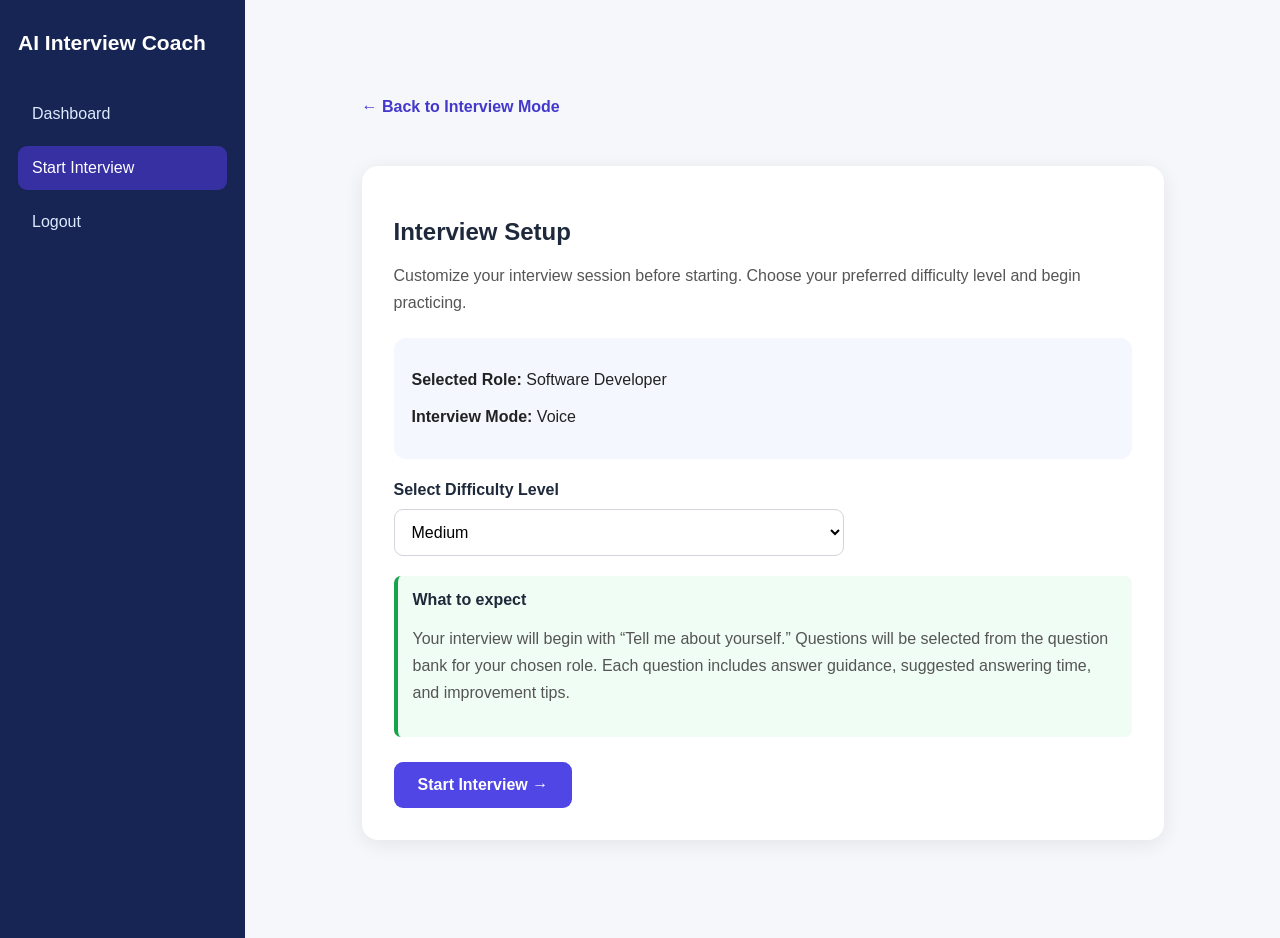
<file: Frontend/session.html>
<!DOCTYPE html>
<html lang="en">
<head>
  <meta charset="UTF-8">
  <meta name="viewport" content="width=device-width, initial-scale=1.0">
  <title>Interview Setup | AI Interview Coach</title>
  <link rel="stylesheet" href="style.css">

  <style>
    .setup-container {
      max-width: 850px;
      margin: 40px auto;
      padding: 24px;
    }

    .setup-card {
      background: #ffffff;
      padding: 32px;
      border-radius: 16px;
      box-shadow: 0 4px 20px rgba(0, 0, 0, 0.08);
      margin-top: 25px;
    }

    .setup-card h1 {
      margin-bottom: 10px;
    }

    .setup-card p {
      line-height: 1.7;
      color: #555;
    }

    .setup-info {
      background: #f5f7ff;
      border-radius: 12px;
      padding: 18px;
      margin: 22px 0;
    }

    .setup-info p {
      margin: 10px 0;
      color: #222;
    }

    .setup-label {
      display: block;
      font-weight: 600;
      margin: 22px 0 10px;
    }

    .setup-select {
      width: 100%;
      max-width: 450px;
      padding: 13px;
      border: 1px solid #d1d5db;
      border-radius: 9px;
      font-size: 16px;
      background: white;
    }

    .setup-button {
      display: inline-block;
      margin-top: 25px;
      padding: 14px 24px;
      border: none;
      border-radius: 9px;
      background: #4f46e5;
      color: white;
      font-size: 16px;
      font-weight: 600;
      cursor: pointer;
    }

    .setup-button:hover {
      background: #3730a3;
    }

    .setup-note {
      margin-top: 20px;
      padding: 15px;
      background: #f0fdf4;
      border-left: 4px solid #16a34a;
      border-radius: 7px;
    }

    @media (max-width: 650px) {
      .setup-container {
        padding: 14px;
        margin: 20px auto;
      }

      .setup-card {
        padding: 20px;
      }
    }
  </style>
</head>


  <div class="dashboard-layout">

    <aside class="sidebar">
      <h2>AI Interview Coach</h2>

      <nav>
        <a href="dashboard.html">Dashboard</a>
        <a href="interview.html" class="active">Start Interview</a>
        <a href="login.html">Logout</a>
      </nav>
    </aside>

    <main class="dashboard-main">

      <div class="setup-container">

        <a href="mode.html" class="back-link">
          ← Back to Interview Mode
        </a>

        <section class="setup-card">

          <h1>Interview Setup</h1>

          <p>
            Customize your interview session before starting.
            Choose your preferred difficulty level and begin practicing.
          </p>

          <div class="setup-info">

            <p>
              <strong>Selected Role:</strong>
              <span id="roleName">Loading...</span>
            </p>

            <p>
              <strong>Interview Mode:</strong>
              <span id="modeName">Loading...</span>
            </p>

          </div>

          <label class="setup-label" for="difficulty">
            Select Difficulty Level
          </label>

          <select id="difficulty" class="setup-select">
            <option value="Easy">Easy</option>
            <option value="Medium" selected>Medium</option>
            <option value="Difficult">Difficult</option>
          </select>
          
          <div class="setup-note">
            <strong>What to expect</strong>
            <p>
              Your interview will begin with “Tell me about yourself.”
              Questions will be selected from the question bank for your
              chosen role. Each question includes answer guidance,
              suggested answering time, and improvement tips.
            </p>
          </div>

          <button
            type="button"
            class="setup-button"
            id="startButton"
          >
            Start Interview →
          </button>

        </section>

      </div>

    </main>
  </div>

<script>
  const params = new URLSearchParams(window.location.search);

  const selectedRole = params.get("role") || "Software Developer";
  const selectedType = (params.get("type") || "role").toLowerCase();
  let selectedMode = (params.get("mode") || "voice").toLowerCase();

  document.getElementById("roleName").textContent =
    selectedType === "resume"
      ? "Resume-Based Interview"
      : selectedRole.replace(/[-_]/g, " ");

  document.getElementById("modeName").textContent =
    selectedMode.charAt(0).toUpperCase() + selectedMode.slice(1);

  document.getElementById("startButton").addEventListener("click", () => {
    const difficulty = document.getElementById("difficulty").value;

    if (selectedType === "resume") {
      const resumeText = sessionStorage.getItem("resumeText");

      if (!resumeText) {
        alert("Please upload your resume first.");
        return;
      }
    }

    const nextParams = new URLSearchParams({
      type: selectedType,
      mode: selectedMode,
      difficulty: difficulty,
      role: selectedRole
    });

    const file = params.get("file");
    if (file) {
      nextParams.set("file", file);
    }

    const destination =
      selectedMode === "video"
        ? "video-interview.html"
        : "questions.html";

    window.location.href =
      `${destination}?${nextParams.toString()}`;
  });
</script>

</body>
</html>
</file>
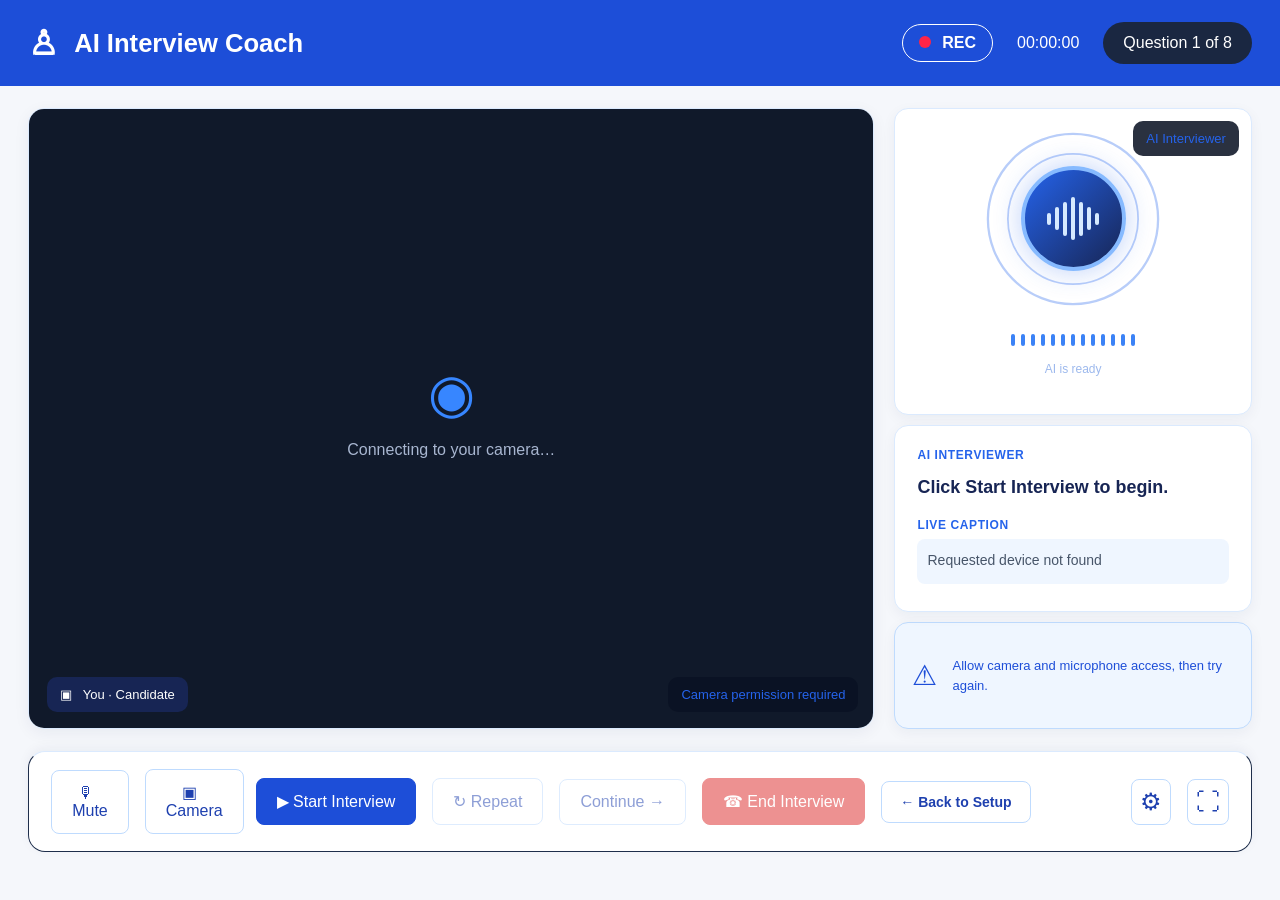
<file: Frontend/video-interview.html>
<!DOCTYPE html>
<html lang="en">
<head>
  <meta charset="UTF-8">
  <meta name="viewport" content="width=device-width, initial-scale=1.0">
  <title>AI Interview Coach | Video Interview</title>
  <link rel="stylesheet" href="video-interview.css">
</head>
<body>
  <header class="topbar">
    <div class="brand">
      <div class="robot-icon">♙</div>
      <span>AI Interview Coach</span>
    </div>

    <div class="top-info">
      <span class="record-badge"><i></i> REC</span>
      <span id="timer">00:00:00</span>
      <span class="question-count" id="questionCount">Question 1 of 8</span>
    </div>
  </header>

    <main class="interview-layout" id="interviewSection">
    <section class="candidate-panel">
      <video id="candidateVideo" autoplay muted playsinline></video>

      <div class="camera-placeholder" id="cameraPlaceholder">
        <div class="placeholder-icon">◉</div>
        <p>Connecting to your camera…</p>
      </div>

      <div class="candidate-label">▣ &nbsp; You · Candidate</div>
      <div class="camera-status" id="cameraStatus">Camera connecting</div>
    </section>

    <aside class="right-panel">
      <section class="ai-visual-panel">
        <span class="panel-tag">AI Interviewer</span>

        <div class="orb-wrap" id="orbWrap">
          <div class="orb-ring ring-one"></div>
          <div class="orb-ring ring-two"></div>
          <div class="orb-core">
            <div class="sound-symbol">
              <span></span><span></span><span></span>
              <span></span><span></span><span></span><span></span>
            </div>
          </div>
        </div>

        <div class="waveform" id="waveform">
          <span></span><span></span><span></span><span></span>
          <span></span><span></span><span></span><span></span>
          <span></span><span></span><span></span><span></span>
          <span></span>
        </div>

        <p id="aiState">AI is ready</p>
      </section>

      <section class="question-panel">
        <div class="section-label">AI INTERVIEWER</div>
        <p id="questionText">Click Start Interview to begin.</p>
        <div class="caption-label">LIVE CAPTION</div>
        <p id="liveCaption" aria-live="polite">
          The AI question will appear here.
        </p>
      </section>

      <section class="warning-panel" id="warningPanel">
        <span class="warning-icon">⚠</span>
        <span id="warningText">
          Please keep your face inside the camera frame.
        </span>
      </section>
    </aside>
  </main>


  <footer class="control-bar">
    <div class="left-controls">
      <button id="muteButton" class="control-btn">🎙 &nbsp; Mute</button>
      <button id="cameraButton" class="control-btn">▣ &nbsp; Camera</button>
    </div>

    <div class="center-controls">
      <button id="startButton" class="control-btn primary-btn">
        ▶ Start Interview
      </button>
      <button id="repeatButton" class="control-btn" disabled>
        ↻ Repeat
      </button>
      <button id="continueButton" class="control-btn" disabled>
        Continue →
      </button>
      <button id="endButton" class="control-btn end-btn" disabled>
        ☎ End Interview
      </button>
      <button id="backToSetupBtn" class="back-to-setup-btn" type="button">
        ← Back to Setup
       </button>
    </div>

    <div class="right-controls">
      <button id="settingsButton" class="icon-btn" title="Settings">⚙</button>
      <button id="fullscreenButton" class="icon-btn" title="Fullscreen">⛶</button>
    </div>
  </footer>
<section id="feedbackPanel" class="feedback-panel" hidden>
  <h2>Interview Feedback</h2>

  <div class="overall-score-card">
    <span>Overall Interview Score</span>
    <strong id="overallScore">--/100</strong>
  </div>

  <div class="feedback-columns">
    <div>
      <h3>Strengths</h3>
      <ul id="overallStrengths"></ul>
    </div>

    <div>
      <h3>Areas to Improve</h3>
      <ul id="overallImprovements"></ul>
    </div>
  </div>

  <div class="better-answers-section">
    <h3>Suggested Better Answers</h3>
    <div id="betterAnswers"></div>
  </div>

  
<div class="feedback-actions">
  <button type="button" id="startInterviewAgainBtn">
    ↻ Start Interview Again
  </button>

  <button type="button" id="backToSetupBtn">
    ← Back to Setup
  </button>
</div>

</section>
  <script src="video-interview.js"></script>
</body>
</html>
</file>
<file: Frontend/style.css>
* {
  box-sizing: border-box;
}

body {
  margin: 0;
  font-family: Arial, Helvetica, sans-serif;
  background: #f5f7fb;
  color: #1e293b;
}

.dashboard-layout {
  display: flex;
  min-height: 100vh;
}

.sidebar {
  width: 245px;
  flex-shrink: 0;
  background: #172554;
  color: white;
  padding: 28px 18px;
}

.sidebar h2 {
  font-size: 21px;
  line-height: 1.4;
  margin: 0 0 35px;
}

.sidebar nav {
  display: flex;
  flex-direction: column;
  gap: 10px;
}

.sidebar nav a {
  display: block;
  color: #dbeafe;
  text-decoration: none;
  padding: 13px 14px;
  border-radius: 9px;
}

.sidebar nav a:hover,
.sidebar nav a.active {
  background: #3730a3;
  color: white;
}

.dashboard-main {
  flex: 1;
  min-width: 0;
  padding: 34px;
}

.dashboard-header {
  margin-bottom: 25px;
}

.dashboard-header h1 {
  margin: 0 0 8px;
  font-size: 30px;
}

.dashboard-header p,
.welcome-banner p {
  color: #64748b;
  line-height: 1.6;
}

.welcome-banner {
  padding: 30px;
  margin-bottom: 30px;
  border-radius: 18px;
  background: linear-gradient(120deg, #eef2ff, #e0e7ff);
}

.welcome-banner h2 {
  margin-top: 0;
  font-size: 25px;
}

.overview-section h2 {
  margin-bottom: 20px;
}

.stats-grid {
  display: grid;
  grid-template-columns: repeat(3, minmax(0, 1fr));
  gap: 18px;
}

.stat-card {
  background: white;
  padding: 22px;
  border: 1px solid #e2e8f0;
  border-radius: 14px;
  box-shadow: 0 4px 14px rgba(15, 23, 42, 0.04);
}

.stat-card h3 {
  font-size: 15px;
  color: #64748b;
  margin-top: 0;
}

.stat-card p {
  font-size: 23px;
  font-weight: bold;
  margin-bottom: 0;
  overflow-wrap: anywhere;
}

.page-card {
  max-width: 850px;
  margin: 15px auto;
  padding: 32px;
  background: white;
  border: 1px solid #e2e8f0;
  border-radius: 18px;
  box-shadow: 0 6px 24px rgba(15, 23, 42, 0.05);
}

.page-title {
  margin: 0 0 10px;
  font-size: 28px;
}

.page-description {
  color: #64748b;
  line-height: 1.7;
  margin-bottom: 25px;
}

.choice-grid {
  display: grid;
  grid-template-columns: repeat(2, minmax(0, 1fr));
  gap: 22px;
  margin-top: 25px;
}

.choice-card {
  padding: 25px;
  border: 1px solid #e2e8f0;
  border-radius: 15px;
  background: #fff;
}

.choice-card h3 {
  margin-top: 10px;
}

.choice-card p {
  color: #64748b;
  line-height: 1.7;
}

.choice-icon {
  font-size: 38px;
}

.primary-btn,
.secondary-btn {
  display: inline-block;
  padding: 12px 19px;
  margin-top: 12px;
  border: none;
  border-radius: 9px;
  font-size: 15px;
  font-weight: 600;
  text-decoration: none;
  cursor: pointer;
}

.primary-btn {
  color: white;
  background: #4f46e5;
}

.primary-btn:hover {
  background: #4338ca;
}

.secondary-btn {
  color: #3730a3;
  background: #eef2ff;
}

.form-group {
  margin: 22px 0;
}

.form-group label {
  display: block;
  margin-bottom: 10px;
  font-weight: 600;
}

.form-group input,
.form-group select {
  width: 100%;
  padding: 13px;
  border: 1px solid #cbd5e1;
  border-radius: 9px;
  background: white;
  font-size: 15px;
}

.form-message {
  color: #475569;
  line-height: 1.6;
  overflow-wrap: anywhere;
}

.back-link {
  display: inline-block;
  margin-bottom: 25px;
  color: #4338ca;
  text-decoration: none;
  font-weight: 600;
}

.back-link:hover {
  text-decoration: underline;
}

.dashboard-footer {
  margin-top: 45px;
  padding: 20px 0;
  color: #64748b;
  font-size: 13px;
}

[hidden] {
  display: none !important;
}

@media (max-width: 800px) {
  .dashboard-layout {
    flex-direction: column;
  }

  .sidebar {
    width: 100%;
    padding: 18px;
  }

  .sidebar h2 {
    margin-bottom: 15px;
  }

  .sidebar nav {
    flex-direction: row;
    flex-wrap: wrap;
  }

  .dashboard-main {
    padding: 20px;
  }

  .stats-grid,
  .choice-grid {
    grid-template-columns: 1fr;
  }

  .page-card {
    padding: 22px;
  }
}

/* Center the main content on interview pages */
.dashboard-main {
  flex: 1;
  min-width: 0;
  padding: 34px;
}

/* Center interview page boxes */
.page-card {
  width: 100%;
  max-width: 900px;
  margin: 25px auto;
  padding: 35px;
  background: #ffffff;
  border: 1px solid #e2e8f0;
  border-radius: 18px;
  box-shadow: 0 6px 24px rgba(15, 23, 42, 0.06);
}

/* Center the title and description */
.page-title {
  text-align: center;
  margin: 0 0 12px;
}

.page-description {
  text-align: center;
  margin: 0 auto 28px;
  max-width: 650px;
  line-height: 1.7;
  color: #64748b;
}

/* Center Resume-Based and Role-Based cards */
.choice-grid {
  display: grid;
  grid-template-columns: repeat(2, minmax(0, 1fr));
  gap: 24px;
  width: 100%;
  max-width: 780px;
  margin: 28px auto 0;
}

.choice-card {
  text-align: center;
  padding: 30px 24px;
  border: 1px solid #e2e8f0;
  border-radius: 16px;
  background: #ffffff;
}

/* Center the icons */
.choice-icon {
  font-size: 40px;
  margin-bottom: 14px;
}

/* Center form boxes and fields */
.page-card form {
  width: 100%;
  max-width: 620px;
  margin: 0 auto;
}

.page-card .form-group {
  width: 100%;
  margin: 22px auto;
  text-align: left;
}

/* Keep form labels left-aligned for readability */
.page-card .form-group label {
  display: block;
  margin-bottom: 10px;
  font-weight: 600;
}

.page-card .form-group input,
.page-card .form-group select {
  width: 100%;
  padding: 13px;
  border: 1px solid #cbd5e1;
  border-radius: 9px;
  background: #ffffff;
  font-size: 15px;
}

/* Center buttons and session information */
.page-card > .primary-btn,
.page-card > .secondary-btn {
  margin: 12px 6px 0;
}

.page-card .stat-card {
  max-width: 620px;
  margin: 20px auto;
}

/* Responsive layout for mobile screens */
@media (max-width: 800px) {
  .dashboard-main {
    padding: 20px 14px;
  }

  .page-card {
    padding: 24px 18px;
    margin: 15px auto;
  }

  .choice-grid {
    grid-template-columns: 1fr;
  }
}

/* Center the welcome banner on the dashboard */
.welcome-banner {
  width: 100%;
  max-width: 1000px;
  margin: 30px auto !important;
  padding: 40px 30px !important;
  text-align: center !important;
  display: flex;
  flex-direction: column;
  align-items: center;
  justify-content: center;
}

/* Center the welcome heading */
.welcome-banner h2 {
  width: 100%;
  text-align: center !important;
  margin: 0 0 12px;
}

/* Center the welcome description */
.welcome-banner p {
  width: 100%;
  text-align: center !important;
  margin: 0 0 18px;
}

/* Center the Start Interview button */
#welcome-banner #startInterviewBtn,
.welcome-banner #startInterviewBtn {
  display: block;
  margin: 12px auto 0 !important;
}

/* Center dashboard header content */
.dashboard-header {
  width: 100%;
  text-align: center !important;
  margin: 0 auto 28px !important;
}

.dashboard-header h1,
.dashboard-header p {
  text-align: center !important;
}

/* Responsive spacing */
@media (max-width: 768px) {
  .welcome-banner {
    padding: 28px 18px !important;
  }
}


/* ===== Login and Register Page Design ===== */

.register-container {
    min-height: 100vh;
    display: flex;
    align-items: center;
    justify-content: center;
    padding: 30px 16px;
    background: linear-gradient(135deg, #eef2ff, #f8fafc, #e0e7ff);
}

.register-card {
    width: 100%;
    max-width: 440px;
    padding: 36px;
    background: #ffffff;
    border: 1px solid #e2e8f0;
    border-radius: 20px;
    box-shadow: 0 12px 35px rgba(30, 41, 59, 0.10);
}

.register-card .logo {
    width: 58px;
    height: 58px;
    display: flex;
    align-items: center;
    justify-content: center;
    margin: 0 auto 22px;
    border-radius: 16px;
    background: #4f46e5;
    color: #ffffff;
    font-size: 25px;
    font-weight: 700;
}

.register-card h1 {
    margin: 0 0 12px;
    text-align: center;
    font-size: 27px;
    color: #172554;
}

.register-card .subtitle {
    margin: 0 auto 28px;
    text-align: center;
    color: #64748b;
    font-size: 14px;
    line-height: 1.7;
}

.register-card .form-group {
    margin: 20px 0;
}

.register-card .form-group label {
    display: block;
    margin-bottom: 8px;
    font-size: 14px;
    font-weight: 600;
    color: #334155;
}

.register-card .form-group input {
    width: 100%;
    padding: 13px 14px;
    border: 1px solid #cbd5e1;
    border-radius: 9px;
    background: #ffffff;
    font-size: 14px;
    outline: none;
    transition: border-color 0.2s, box-shadow 0.2s;
}

.register-card .form-group input:focus {
    border-color: #4f46e5;
    box-shadow: 0 0 0 3px rgba(79, 70, 229, 0.12);
}

.register-card button[type="submit"] {
    width: 100%;
    padding: 14px;
    margin-top: 8px;
    border: none;
    border-radius: 10px;
    background: #4f46e5;
    color: #ffffff;
    font-size: 15px;
    font-weight: 600;
    cursor: pointer;
    transition: background 0.2s, transform 0.2s;
}

.register-card button[type="submit"]:hover {
    background: #4338ca;
    transform: translateY(-1px);
}

.register-card .login-link {
    margin: 24px 0 18px;
    text-align: center;
    color: #64748b;
    font-size: 13px;
    line-height: 1.7;
}

.register-card .login-link a {
    color: #4f46e5;
    font-weight: 600;
    text-decoration: none;
}

.register-card .login-link a:hover {
    text-decoration: underline;
}

.register-card .footer-text {
    margin: 20px 0 0;
    padding-top: 18px;
    border-top: 1px solid #e2e8f0;
    text-align: center;
    color: #94a3b8;
    font-size: 11px;
}

.register-card #message,
.register-card #loginMessage {
    color: #475569;
    overflow-wrap: anywhere;
}

@media (max-width: 480px) {
    .register-card {
        padding: 26px 20px;
        border-radius: 16px;
    }

    .register-card h1 {
        font-size: 23px;
    }

    .login-options {
        flex-wrap: wrap;
    }
}

.ai-interviewer {
  color: #f8fafc;
  background: #111827;
  border: 1px solid #374151;
  border-radius: 18px;
  padding: 24px;
  text-align: center;
  font-family: Arial, sans-serif;
}

.ai-voice-orb {
  width: 120px;
  height: 120px;
  margin: 0 auto 16px;
  border-radius: 50%;
  display: grid;
  place-items: center;
  background: radial-gradient(circle, #38bdf8, #4f46e5 65%, #111827);
  box-shadow: 0 0 25px #6366f180;
  font-size: 28px;
  font-weight: bold;
}

.ai-voice-orb.speaking {
  animation: aiPulse 0.8s ease-in-out infinite alternate;
}

@keyframes aiPulse {
  from {
    transform: scale(1);
    box-shadow: 0 0 20px #38bdf880;
  }
  to {
    transform: scale(1.1);
    box-shadow: 0 0 42px #818cf8;
  }
}

.ai-caption-box {
  background: #1f2937;
  padding: 14px;
  border-radius: 12px;
  margin: 20px 0;
  text-align: left;
}

.ai-caption-box span {
  color: #7dd3fc;
  font-size: 12px;
  letter-spacing: 1px;
}

#aiCaption {
  font-size: 18px;
  line-height: 1.5;
  margin-bottom: 0;
}

.interview-controls {
  display: flex;
  justify-content: center;
  flex-wrap: wrap;
  gap: 10px;
}

.interview-controls button {
  padding: 10px 15px;
  border: 0;
  border-radius: 9px;
  cursor: pointer;
  font-weight: 600;
}

#startAIInterview {
  background: #2563eb;
  color: white;
}

#repeatAIQuestion,
#nextAIQuestion {
  background: #374151;
  color: white;
}

#endAIInterview {
  background: #dc2626;
  color: white;
}

#answerStatus,
#aiStatus {
  color: #cbd5e1;
  font-size: 14px;
}
</file>
<file: Frontend/video-interview.css>
:root {
  --bg: #080f1e;
  --panel: #111c32;
  --border: #263653;
  --blue: #3786ff;
  --text: #f4f7ff;
  --muted: #a8b6d0;
  --red: #ff2447;
}

* {
  box-sizing: border-box;
}

body {
  margin: 0;
  min-height: 100vh;
  background: var(--bg);
  color: var(--text);
  font-family: Inter, "Segoe UI", Arial, sans-serif;
}

button {
  font: inherit;
}

.topbar {
  min-height: 86px;
  padding: 16px 2.2%;
  display: flex;
  justify-content: space-between;
  align-items: center;
  border-bottom: 1px solid var(--border);
  gap: 20px;
}

.brand,
.top-info,
.left-controls,
.center-controls,
.right-controls {
  display: flex;
  align-items: center;
  gap: 16px;
}

.brand {
  font-size: clamp(19px, 2vw, 28px);
  font-weight: 700;
}

.robot-icon {
  font-size: 34px;
}

.top-info {
  gap: 24px;
  font-size: 16px;
}

.record-badge {
  border: 1px solid #69233b;
  border-radius: 30px;
  padding: 9px 16px;
  color: var(--red);
  font-weight: 700;
}

.record-badge i {
  display: inline-block;
  width: 12px;
  height: 12px;
  margin-right: 7px;
  border-radius: 50%;
  background: var(--red);
  animation: recBlink 1.2s infinite;
}

@keyframes recBlink {
  50% { opacity: .35; }
}

.question-count {
  background: #1a2741;
  padding: 12px 20px;
  border-radius: 30px;
}

.interview-layout {
  display: grid;
  grid-template-columns: minmax(0, 2.25fr) minmax(320px, .95fr);
  gap: 20px;
  padding: 22px 2.2%;
  align-items: stretch;
}

.candidate-panel {
  min-height: 420px;
  height: clamp(420px, 69vh, 700px);
  position: relative;
  overflow: hidden;
  border: 1px solid #34445e;
  border-radius: 17px;
  background: #10192a;
}

#candidateVideo {
  width: 100%;
  height: 100%;
  object-fit: cover;
  transform: scaleX(-1);
}

.camera-placeholder {
  position: absolute;
  inset: 0;
  display: flex;
  flex-direction: column;
  justify-content: center;
  align-items: center;
  background: #10192a;
  color: var(--muted);
}

.placeholder-icon {
  font-size: 54px;
  color: var(--blue);
}

.candidate-label,
.camera-status,
.panel-tag {
  position: absolute;
  background: #0a1223dd;
  border-radius: 10px;
  padding: 10px 13px;
  font-size: 13px;
}

.candidate-label {
  left: 18px;
  bottom: 16px;
}

.camera-status {
  right: 15px;
  bottom: 16px;
  color: #a8d7ff;
}

.right-panel {
  display: grid;
  grid-template-rows: minmax(245px, 1.15fr) minmax(155px, .7fr) minmax(85px, .4fr);
  gap: 10px;
  min-width: 0;
}

.ai-visual-panel,
.question-panel {
  position: relative;
  border: 1px solid var(--border);
  border-radius: 17px;
  background: linear-gradient(145deg, #17233c, #101a2e);
}

.ai-visual-panel {
  display: flex;
  flex-direction: column;
  align-items: center;
  justify-content: center;
  overflow: hidden;
  min-height: 245px;
}

.panel-tag {
  top: 12px;
  right: 12px;
}

.orb-wrap {
  width: 150px;
  height: 150px;
  position: relative;
  display: grid;
  place-items: center;
  margin-top: 8px;
}

.orb-ring {
  position: absolute;
  inset: 0;
  border: 2px solid #2464ff;
  border-radius: 50%;
  opacity: .8;
}

.ring-one {
  transform: scale(1.15);
  border-left-color: transparent;
  animation: rotateRing 7s linear infinite;
}

.ring-two {
  transform: scale(.88);
  border-right-color: transparent;
  animation: rotateRing 5s linear infinite reverse;
}

.orb-core {
  width: 105px;
  height: 105px;
  border: 4px solid #86baff;
  border-radius: 50%;
  display: grid;
  place-items: center;
  background: radial-gradient(circle, #2054a0, #111c35);
  box-shadow: 0 0 24px #247aff99, inset 0 0 18px #438bff66;
}

.sound-symbol {
  display: flex;
  align-items: center;
  gap: 4px;
}

.sound-symbol span {
  width: 4px;
  height: 12px;
  border-radius: 4px;
  background: #d6eaff;
}

.sound-symbol span:nth-child(2),
.sound-symbol span:nth-child(6) {
  height: 23px;
}

.sound-symbol span:nth-child(3),
.sound-symbol span:nth-child(5) {
  height: 34px;
}

.sound-symbol span:nth-child(4) {
  height: 43px;
}

.waveform {
  display: flex;
  align-items: center;
  gap: 6px;
  height: 38px;
  margin-top: 27px;
}

.waveform span {
  width: 4px;
  height: 12px;
  background: #3289ff;
  border-radius: 4px;
}

.speaking .orb-core {
  animation: corePulse .75s ease-in-out infinite alternate;
}

.speaking .waveform span {
  animation: wave .5s ease-in-out infinite alternate;
}

.waveform span:nth-child(3n) { animation-delay: .15s; }
.waveform span:nth-child(2n) { animation-delay: .3s; }

@keyframes wave {
  to { height: 30px; }
}

@keyframes corePulse {
  to { transform: scale(1.08); box-shadow: 0 0 40px #3289ff; }
}

@keyframes rotateRing {
  to { transform: rotate(360deg) scale(1.15); }
}

#aiState {
  color: #9db9ed;
  font-size: 12px;
  margin: 3px 0 12px;
}

.question-panel {
  padding: 22px;
}

.section-label,
.caption-label {
  color: #779bff;
  font-size: 12px;
  font-weight: 700;
  letter-spacing: .6px;
}

#questionText {
  font-size: clamp(17px, 1.4vw, 22px);
  font-weight: 600;
  line-height: 1.5;
  margin: 12px 0 17px;
}

.caption-label {
  color: #8ea2c1;
}

#liveCaption {
  margin: 7px 0 0;
  font-size: 14px;
  line-height: 1.5;
  color: #d5e2f8;
}

.warning-panel {
  border: 1px solid var(--red);
  border-radius: 15px;
  background: #30162480;
  color: #ff5069;
  display: flex;
  align-items: center;
  gap: 15px;
  padding: 17px;
  font-size: 13px;
  line-height: 1.5;
}

.warning-icon {
  font-size: 28px;
}

.control-bar {
  margin: 0 2.2% 20px;
  padding: 17px 22px;
  min-height: 90px;
  display: grid;
  grid-template-columns: 1fr auto 1fr;
  align-items: center;
  gap: 12px;
  border: 1px solid #1e2e4b;
  border-radius: 17px;
  background: #101a2d;
}

.right-controls {
  justify-content: flex-end;
}

.control-btn,
.icon-btn {
  border: 0;
  border-radius: 30px;
  background: #1d2a45;
  color: white;
  padding: 13px 20px;
  cursor: pointer;
  transition: .2s;
}

.control-btn:hover,
.icon-btn:hover {
  filter: brightness(1.2);
}

.control-btn:disabled {
  opacity: .45;
  cursor: not-allowed;
}

.primary-btn {
  background: #2563eb;
}

.end-btn {
  background: var(--red);
}

.icon-btn {
  font-size: 24px;
  background: transparent;
  padding: 8px;
}

@media (max-width: 900px) {
  .interview-layout {
    grid-template-columns: 1fr;
  }

  .candidate-panel {
    height: 55vh;
    min-height: 300px;
  }

  .right-panel {
    grid-template-rows: 260px auto auto;
  }

  .control-bar {
    grid-template-columns: 1fr;
    justify-items: center;
  }

  .left-controls,
  .center-controls,
  .right-controls {
    justify-content: center;
    flex-wrap: wrap;
  }

  .topbar {
    align-items: flex-start;
    flex-direction: column;
  }

  .top-info {
    flex-wrap: wrap;
    gap: 10px;
  }
}

/* Keep the question/caption panel at a fixed size */
.question-panel {
  min-height: 0;
  height: 100%;
  max-height: 100%;
  overflow: hidden;
  display: flex;
  flex-direction: column;
}

/* Keep the AI question inside its own fixed area */
#questionText {
  flex: 0 0 auto;
  max-height: 4.5em;
  overflow: hidden;
  overflow-wrap: anywhere;
}

/* Candidate live captions must never expand the panel */
#liveCaption {
  flex: 1 1 auto;
  min-height: 0;
  max-height: 3.2em;
  overflow: hidden;
  overflow-wrap: anywhere;
  word-break: break-word;
  line-height: 1.6;
  margin: 7px 0 0;
}

/* Warning remains in its own fixed area */
.warning-panel {
  min-height: 85px;
  max-height: 120px;
  overflow: hidden;
  flex-shrink: 0;
}

/* Interview feedback - match existing navy/blue theme */
.feedback-panel {
  width: calc(100% - 4.4%);
  max-width: 1400px;
  margin: 0 auto 24px;
  padding: 24px;
  color: var(--text);
  background: var(--panel);
  border: 1px solid var(--border);
  border-radius: 17px;
  box-sizing: border-box;
}

.feedback-panel[hidden] {
  display: none;
}

.feedback-panel h2 {
  margin: 0 0 20px;
  color: var(--text);
  font-size: 23px;
}

.feedback-panel h3 {
  margin-top: 0;
  color: #8db5ff;
  font-size: 17px;
}

.overall-score-card {
  display: flex;
  align-items: center;
  justify-content: space-between;
  gap: 16px;
  margin: 18px 0;
  padding: 22px;
  background: linear-gradient(135deg, #172b4c, #111c32);
  border: 1px solid #304d78;
  border-radius: 14px;
}

.overall-score-card span {
  color: var(--muted);
  font-size: 15px;
}

.overall-score-card strong {
  color: #65a5ff;
  font-size: clamp(26px, 4vw, 36px);
  font-weight: 700;
}

.feedback-columns {
  display: grid;
  grid-template-columns: repeat(2, minmax(0, 1fr));
  gap: 18px;
  margin-top: 20px;
}

.feedback-columns > div,
.better-answer-card {
  min-width: 0;
  padding: 20px;
  background: #0d172a;
  border: 1px solid var(--border);
  border-radius: 14px;
}

.feedback-panel li {
  margin: 10px 0;
  color: #d5e2f8;
  line-height: 1.7;
  overflow-wrap: anywhere;
}

.better-answers-section {
  margin-top: 26px;
}

.better-answer-card {
  margin: 14px 0;
}

.better-answer-card h4 {
  margin: 0 0 12px;
  color: #8db5ff;
  font-size: 16px;
  line-height: 1.6;
  overflow-wrap: anywhere;
}

.better-answer-card p {
  margin-bottom: 0;
  color: #d5e2f8;
  font-size: 14px;
  line-height: 1.8;
  white-space: pre-wrap;
  overflow-wrap: anywhere;
}

@media (max-width: 900px) {
  .feedback-panel {
    width: 95.6%;
    padding: 20px;
  }

  .feedback-columns {
    grid-template-columns: 1fr;
  }
}

@media (max-width: 600px) {
  .feedback-panel {
    width: 100%;
    margin-bottom: 16px;
    padding: 16px;
  }

  .overall-score-card {
    padding: 16px;
  }

  .feedback-columns > div,
  .better-answer-card {
    padding: 15px;
  }
}

.feedback-actions {
  display: flex;
  flex-wrap: wrap;
  gap: 12px;
  margin-top: 24px;
}

.feedback-actions button {
  padding: 12px 20px;
  border: none;
  border-radius: 8px;
  background: #4f46e5;
  color: white;
  font-size: 15px;
  font-weight: 600;
  cursor: pointer;
}

.feedback-actions button:hover {
  background: #3730a3;
}

.better-answer-card {
  margin: 16px 0;
  padding: 18px;
  background: #f5f7ff;
  border-radius: 10px;
  line-height: 1.7;
}

/* Hide the interview screen after ending the interview */
.interview-layout[hidden],
.control-bar[hidden] {
  display: none !important;
}

/* Show feedback only when evaluation is complete */
#feedbackPanel[hidden] {
  display: none !important;
}

/* Feedback action buttons */
.feedback-actions {
  display: flex;
  flex-wrap: wrap;
  gap: 12px;
  margin-top: 24px;
}

.feedback-actions button {
  padding: 12px 20px;
  border: none;
  border-radius: 8px;
  background: #4f46e5;
  color: #fff;
  font-size: 15px;
  font-weight: 600;
  cursor: pointer;
}

.feedback-actions button:hover {
  background: #3730a3;
}
.back-to-setup-btn {
    background: #24334f;
    color: #ffffff;
    border: 1px solid #40516f;
    border-radius: 12px;
    padding: 12px 18px;
    font-size: 14px;
    font-weight: 600;
    cursor: pointer;
    transition: background 0.2s ease;
}

.back-to-setup-btn:hover {
    background: #344767;
}

/* ===== Video Interview: Blue & White Theme ===== */

body {
  background: #f5f7fb;
  color: #1e293b;
  font-family: Arial, sans-serif;
}

/* Top Header */
.topbar {
  background: #ffffff;
  color: #172554;
  border-bottom: 1px solid #e2e8f0;
  box-shadow: 0 2px 8px rgba(23, 37, 84, 0.06);
}

.brand span {
  color: #172554;
}

.robot-icon {
  color: #2563eb;
}

/* Interview Layout */
.interview-layout {
  background: #f5f7fb;
}

/* Candidate Video Panel */
.candidate-panel {
  background: #ffffff;
  border: 1px solid #dbeafe;
  border-radius: 16px;
  box-shadow: 0 4px 16px rgba(23, 37, 84, 0.06);
  overflow: hidden;
}

.candidate-label {
  background: #172554;
  color: #ffffff;
}

.camera-status {
  color: #2563eb;
}

/* Right Side Panels */
.right-panel {
  background: #f5f7fb;
}

.ai-visual-panel,
.question-panel,
.warning-panel {
  background: #ffffff;
  color: #1e293b;
  border: 1px solid #dbeafe;
  border-radius: 14px;
  box-shadow: 0 4px 14px rgba(23, 37, 84, 0.05);
}

.panel-tag,
.section-label,
.caption-label {
  color: #2563eb;
}

/* AI Interviewer Animation */
.orb-core {
  background: linear-gradient(135deg, #2563eb, #172554);
  box-shadow: 0 0 28px rgba(37, 99, 235, 0.3);
}

.orb-ring {
  border-color: rgba(37, 99, 235, 0.4);
}

.waveform span {
  background: #3b82f6;
}

/* Question and Live Caption */
#questionText {
  color: #172554;
}

#liveCaption {
  color: #475569;
  background: #eff6ff;
  border-radius: 8px;
  padding: 10px;
}

/* Warning Panel */
.warning-panel {
  background: #eff6ff;
  border-color: #bfdbfe;
}

.warning-icon,
#warningText {
  color: #1d4ed8;
}

/* Recording Badge */
.record-badge {
  color: #dc2626;
}

/* Bottom Control Bar */
.control-bar {
  background: #ffffff;
  border-top: 1px solid #dbeafe;
  box-shadow: 0 -3px 12px rgba(23, 37, 84, 0.05);
}

.control-btn,
.icon-btn,
.back-to-setup-btn {
  background: #ffffff;
  color: #1e40af;
  border: 1px solid #bfdbfe;
  border-radius: 8px;
  transition: background 0.2s ease, color 0.2s ease;
}

.control-btn:hover,
.icon-btn:hover,
.back-to-setup-btn:hover {
  background: #eff6ff;
  border-color: #60a5fa;
}

/* Primary Buttons */
.control-btn.primary-btn,
.primary-btn {
  background: #1d4ed8;
  color: #ffffff;
  border-color: #1d4ed8;
}

.control-btn.primary-btn:hover,
.primary-btn:hover {
  background: #1e40af;
}

/* Disabled Buttons */
.control-btn:disabled {
  opacity: 0.5;
  cursor: not-allowed;
}

/* End Interview */
.control-btn.end-btn {
  background: #dc2626;
  color: #ffffff;
  border-color: #dc2626;
}

.control-btn.end-btn:hover {
  background: #b91c1c;
}

/* Interview Feedback */
.feedback-panel {
  background: #ffffff;
  color: #1e293b;
  border: 1px solid #dbeafe;
  border-radius: 16px;
  box-shadow: 0 4px 16px rgba(23, 37, 84, 0.06);
}

.feedback-panel h2,
.feedback-panel h3 {
  color: #172554;
}

.overall-score-card {
  background: #eff6ff;
  color: #1e40af;
  border: 1px solid #bfdbfe;
  border-radius: 12px;
}

.feedback-actions button {
  background: #1d4ed8;
  color: #ffffff;
  border: 1px solid #1d4ed8;
  border-radius: 8px;
}

.feedback-actions button:hover {
  background: #1e40af;
}

/* ===== Video Interview Feedback - Blue & White Theme ===== */

.feedback-panel {
  background: #ffffff;
  color: #1e293b;
  border: 1px solid #dbeafe;
  border-radius: 16px;
  padding: 30px;
  box-shadow: 0 8px 24px rgba(23, 37, 84, 0.08);
}

.feedback-panel h2 {
  color: #172554;
  font-size: 26px;
  margin-bottom: 24px;
  border-bottom: 2px solid #dbeafe;
  padding-bottom: 14px;
}

.feedback-panel h3 {
  color: #1d4ed8;
  margin-bottom: 12px;
}

.overall-score-card {
  background: #eff6ff;
  border: 1px solid #bfdbfe;
  border-radius: 14px;
  padding: 24px;
  text-align: center;
  color: #1e40af;
  margin-bottom: 24px;
}

.overall-score-card span {
  display: block;
  color: #475569;
  margin-bottom: 10px;
}

.overall-score-card strong {
  display: block;
  color: #1d4ed8;
  font-size: 36px;
  font-weight: 700;
}

.feedback-columns {
  display: grid;
  grid-template-columns: repeat(2, minmax(0, 1fr));
  gap: 20px;
  margin: 24px 0;
}

.feedback-columns > div {
  background: #f8faff;
  border: 1px solid #dbeafe;
  border-radius: 12px;
  padding: 20px;
}

.feedback-columns ul {
  padding-left: 20px;
  color: #475569;
  line-height: 1.8;
}

.better-answers-section {
  background: #ffffff;
  border: 1px solid #dbeafe;
  border-radius: 12px;
  padding: 20px;
  margin-top: 20px;
}

#betterAnswers {
  color: #475569;
  line-height: 1.8;
}

#betterAnswers > div {
  background: #eff6ff;
  border-left: 4px solid #2563eb;
  border-radius: 8px;
  padding: 16px;
  margin: 12px 0;
}

.feedback-actions {
  display: flex;
  flex-wrap: wrap;
  gap: 12px;
  margin-top: 26px;
}

.feedback-actions button {
  background: #1d4ed8;
  color: #ffffff;
  border: 1px solid #1d4ed8;
  border-radius: 8px;
  padding: 12px 18px;
  cursor: pointer;
  font-size: 14px;
  font-weight: 600;
}

.feedback-actions button:hover {
  background: #1e40af;
}

@media (max-width: 700px) {
  .feedback-panel {
    padding: 18px;
  }

  .feedback-columns {
    grid-template-columns: 1fr;
  }

  .overall-score-card strong {
    font-size: 30px;
  }

  .feedback-actions {
    flex-direction: column;
  }

  .feedback-actions button {
    width: 100%;
  }
}

/* ===== Video Interview Feedback - Match Voice Interview ===== */

.feedback-panel {
  display: block;
  width: 100%;
  max-width: 800px;
  box-sizing: border-box;
  margin: 24px auto;
  padding: 24px 20px;
  background: #f8fafc;
  color: #172554;
  border: none;
  border-radius: 12px;
  box-shadow: 0 8px 24px rgba(15, 23, 42, 0.08);
  font-family: Arial, sans-serif;
  line-height: 1.7;
}

.feedback-panel[hidden] {
  display: none !important;
}

.feedback-panel h2 {
  color: #172554;
  font-size: 24px;
  font-weight: 700;
  margin: 12px 0 20px;
  padding: 0;
  border: none;
}

.overall-score-card {
  background: transparent;
  border: none;
  border-radius: 0;
  box-shadow: none;
  padding: 0;
  margin: 16px 0 22px;
  text-align: left;
  color: #172554;
}

.overall-score-card span {
  display: block;
  font-size: 16px;
  color: #172554;
  margin-bottom: 16px;
}

.overall-score-card strong {
  display: block;
  font-size: 36px;
  font-weight: 700;
  color: #4f46e5;
}

.feedback-columns {
  display: block;
  margin: 20px 0;
}

.feedback-columns > div {
  background: transparent;
  border: none;
  border-radius: 0;
  box-shadow: none;
  padding: 0;
  margin: 18px 0;
}

.feedback-panel h3 {
  color: #172554;
  font-size: 18px;
  font-weight: 700;
  margin: 18px 0 14px;
}

.feedback-columns ul {
  padding-left: 40px;
  margin: 12px 0;
  color: #172554;
  line-height: 1.8;
}

.feedback-columns li {
  padding-left: 0;
  margin-bottom: 8px;
}

.better-answers-section {
  background: transparent;
  border: none;
  border-radius: 0;
  box-shadow: none;
  padding: 0;
  margin: 20px 0;
}

#betterAnswers {
  color: #172554;
  line-height: 1.8;
}

#betterAnswers > div {
  background: #ffffff;
  border: 1px solid #e2e8f0;
  border-left: 3px solid #4f46e5;
  border-radius: 6px;
  padding: 14px;
  margin: 12px 0;
}

.feedback-actions {
  display: flex;
  flex-wrap: wrap;
  gap: 10px;
  margin-top: 20px;
}

.feedback-actions button {
  background: #ffffff;
  color: #172554;
  border: 1px solid #9ca3af;
  border-radius: 2px;
  box-shadow: none;
  padding: 3px 7px;
  font-family: Arial, sans-serif;
  font-size: 13px;
  font-weight: 400;
  cursor: pointer;
}

.feedback-actions button:hover {
  background: #eef2ff;
  border-color: #4f46e5;
}

@media (max-width: 700px) {
  .feedback-panel {
    max-width: 100%;
    padding: 20px 16px;
    margin: 16px auto;
  }

  .feedback-panel h2 {
    font-size: 22px;
  }

  .overall-score-card strong {
    font-size: 32px;
  }

  .feedback-columns ul {
    padding-left: 28px;
  }
}

/* ===== Video Interview Feedback Text ===== */

.feedback-panel,
.feedback-panel p,
.feedback-panel li,
.feedback-panel span,
.feedback-panel #betterAnswers,
.feedback-panel #betterAnswers p,
.feedback-panel #betterAnswers div {
  color: #000000 !important;
}

.feedback-panel h2,
.feedback-panel h3 {
  color: #000000 !important;
}

/* Suggested answer question headings */
#betterAnswers strong,
#betterAnswers h3,
#betterAnswers h4 {
  color: #000000 !important;
}

/* ===== Feedback Buttons ===== */

.feedback-actions button {
  background: #1d4ed8 !important;
  color: #ffffff !important;
  border: 1px solid #1d4ed8 !important;
  border-radius: 8px;
  padding: 10px 16px;
  cursor: pointer;
}

.feedback-actions button:hover {
  background: #1e40af !important;
  color: #ffffff !important;
}

/* ===== Top Header Blue Background ===== */

.topbar {
  background: #1d4ed8 !important;
  color: #ffffff !important;
  border-bottom: none !important;
}

/* Logo and AI Interview Coach */
.topbar .brand,
.topbar .brand span,
.topbar .robot-icon {
  color: #ffffff !important;
}

/* REC badge */
.topbar .record-badge,
.topbar .record-badge i {
  color: #ffffff !important;
}

.topbar .record-badge {
  background: transparent !important;
  border-color: #ffffff !important;
}

/* Timer and question count */
.topbar #timer,
.topbar .question-count,
.topbar .top-info,
.topbar .top-info span {
  color: #ffffff !important;
}

/* Header buttons, if present */
.topbar button {
  color: #ffffff !important;
}
</file>
